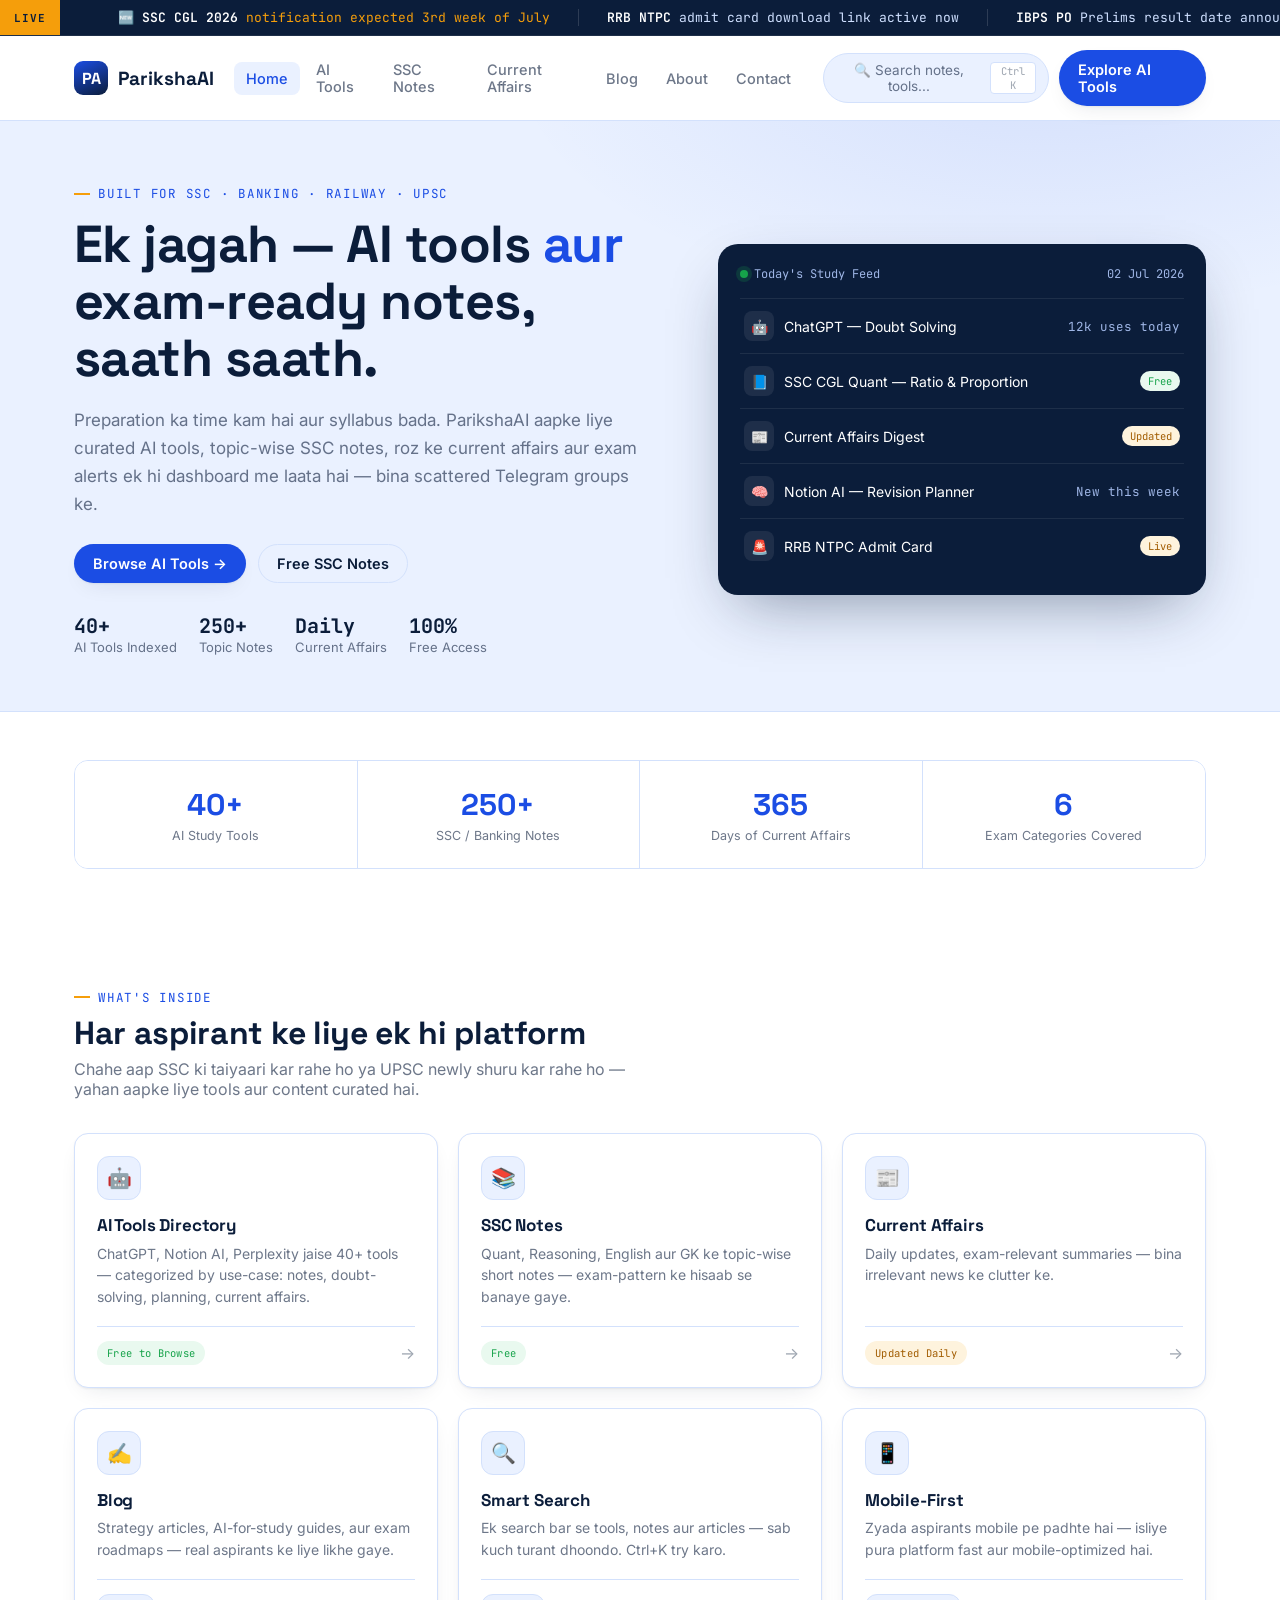
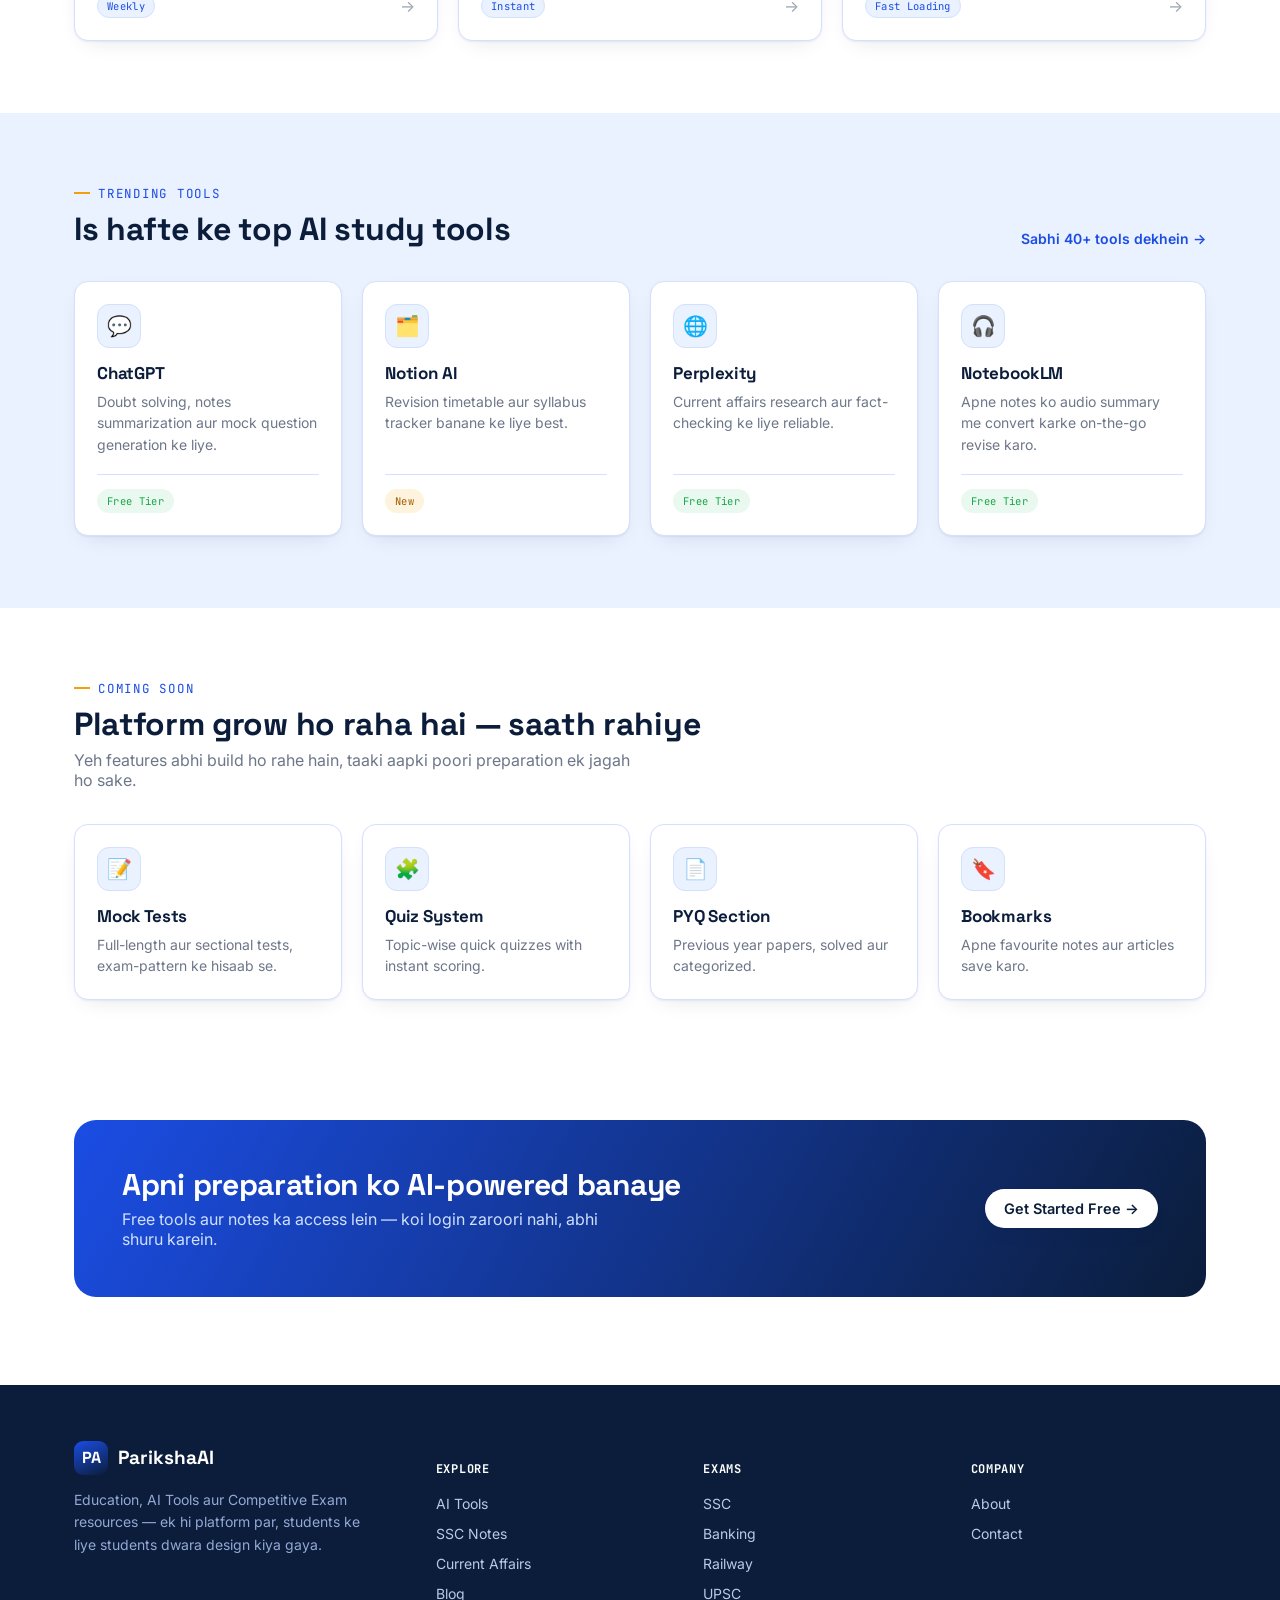
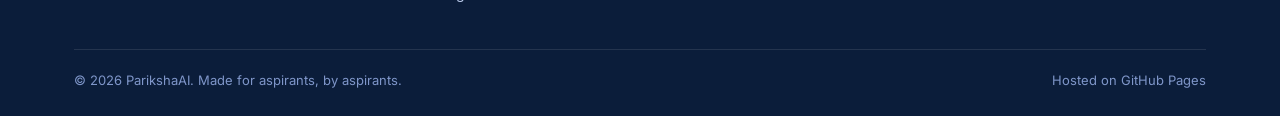
<file: index.html>
<!doctype html>
<html lang="en">
<head>
<meta charset="UTF-8">
<meta name="viewport" content="width=device-width, initial-scale=1.0">
<title>ParikshaAI — AI Tools & Study Resources for SSC, Banking, Railway & UPSC</title>
<meta name="description" content="ParikshaAI ek hi jagah AI tools, SSC notes, current affairs aur exam-ready resources laata hai — SSC, Banking, Railway aur UPSC aspirants ke liye.">
<link rel="preconnect" href="https://fonts.googleapis.com">
<link href="https://fonts.googleapis.com/css2?family=Space+Grotesk:wght@500;600;700&family=Inter:wght@400;500;600;700&family=JetBrains+Mono:wght@400;500;600&display=swap" rel="stylesheet">
<link rel="stylesheet" href="style.css">
</head>
<body>
<a href="#main" class="skip-link">Skip to content</a>

<!-- Ticker -->
<div class="ticker" aria-label="Exam alerts ticker">
  <div class="ticker-track">
    <span class="ticker-item tag-new">🆕 <b>SSC CGL 2026</b> notification expected 3rd week of July</span>
    <span class="ticker-item"><b>RRB NTPC</b> admit card download link active now</span>
    <span class="ticker-item"><b>IBPS PO</b> Prelims result date announced</span>
    <span class="ticker-item tag-new">🆕 New AI tool added: <b>Perplexity for GK</b></span>
    <span class="ticker-item"><b>UPSC CSE</b> Prelims 2027 calendar released</span>
    <span class="ticker-item"><b>SSC CGL 2026</b> notification expected 3rd week of July</span>
    <span class="ticker-item"><b>RRB NTPC</b> admit card download link active now</span>
    <span class="ticker-item"><b>IBPS PO</b> Prelims result date announced</span>
    <span class="ticker-item tag-new">🆕 New AI tool added: <b>Perplexity for GK</b></span>
    <span class="ticker-item"><b>UPSC CSE</b> Prelims 2027 calendar released</span>
  </div>
</div>

<!-- Header -->
<header class="site-header">
  <nav class="nav">
    <a href="index.html" class="brand">
      <span class="brand-mark">PA</span>
      ParikshaAI
    </a>
    <div class="nav-links">
      <a href="index.html" class="active">Home</a>
      <a href="ai-tools.html">AI Tools</a>
      <a href="notes.html">SSC Notes</a>
      <a href="current-affairs.html">Current Affairs</a>
      <a href="blog.html">Blog</a>
      <a href="about.html">About</a>
      <a href="contact.html">Contact</a>
    </div>
    <div class="nav-actions">
      <button class="search-trigger" data-search-open>
        🔍 Search notes, tools...
        <kbd>Ctrl K</kbd>
      </button>
      <a href="ai-tools.html" class="btn btn-primary">Explore AI Tools</a>
      <button class="menu-toggle" aria-label="Open menu">☰</button>
    </div>
  </nav>
</header>

<!-- Mobile Drawer -->
<div class="mobile-drawer">
  <div class="mobile-drawer-head">
    <span class="brand"><span class="brand-mark">PA</span>ParikshaAI</span>
    <button class="mobile-drawer-close btn btn-ghost" aria-label="Close menu">✕</button>
  </div>
  <a href="index.html">Home</a>
  <a href="ai-tools.html">AI Tools</a>
  <a href="notes.html">SSC Notes</a>
  <a href="current-affairs.html">Current Affairs</a>
  <a href="blog.html">Blog</a>
  <a href="about.html">About</a>
  <a href="contact.html">Contact</a>
</div>

<main id="main">
  <!-- Hero -->
  <section class="hero">
    <div class="wrap hero-grid">
      <div>
        <div class="eyebrow">Built for SSC · Banking · Railway · UPSC</div>
        <h1>Ek jagah — AI tools <em>aur</em> exam-ready notes, saath saath.</h1>
        <p class="lead">Preparation ka time kam hai aur syllabus bada. ParikshaAI aapke liye curated AI tools, topic-wise SSC notes, roz ke current affairs aur exam alerts ek hi dashboard me laata hai — bina scattered Telegram groups ke.</p>
        <div class="hero-cta">
          <a href="ai-tools.html" class="btn btn-primary">Browse AI Tools →</a>
          <a href="notes.html" class="btn btn-ghost">Free SSC Notes</a>
        </div>
        <div class="hero-trust">
          <div><strong>40+</strong> AI Tools Indexed</div>
          <div><strong>250+</strong> Topic Notes</div>
          <div><strong>Daily</strong> Current Affairs</div>
          <div><strong>100%</strong> Free Access</div>
        </div>
      </div>

      <div class="hero-panel">
        <div class="hero-panel-head">
          <span><span class="dot"></span>Today's Study Feed</span>
          <span>02 Jul 2026</span>
        </div>
        <div class="panel-row">
          <span class="name"><span class="ic">🤖</span>ChatGPT — Doubt Solving</span>
          <span class="val">12k uses today</span>
        </div>
        <div class="panel-row">
          <span class="name"><span class="ic">📘</span>SSC CGL Quant — Ratio & Proportion</span>
          <span class="pill">Free</span>
        </div>
        <div class="panel-row">
          <span class="name"><span class="ic">📰</span>Current Affairs Digest</span>
          <span class="pill amber">Updated</span>
        </div>
        <div class="panel-row">
          <span class="name"><span class="ic">🧠</span>Notion AI — Revision Planner</span>
          <span class="val">New this week</span>
        </div>
        <div class="panel-row">
          <span class="name"><span class="ic">🚨</span>RRB NTPC Admit Card</span>
          <span class="pill amber">Live</span>
        </div>
      </div>
    </div>
  </section>

  <!-- Stats -->
  <section class="section-tight">
    <div class="wrap">
      <div class="stats">
        <div class="stat"><strong>40+</strong><span>AI Study Tools</span></div>
        <div class="stat"><strong>250+</strong><span>SSC / Banking Notes</span></div>
        <div class="stat"><strong>365</strong><span>Days of Current Affairs</span></div>
        <div class="stat"><strong>6</strong><span>Exam Categories Covered</span></div>
      </div>
    </div>
  </section>

  <!-- Feature grid -->
  <section class="section">
    <div class="wrap">
      <div class="section-head">
        <div>
          <div class="eyebrow">What's Inside</div>
          <h2>Har aspirant ke liye ek hi platform</h2>
          <p>Chahe aap SSC ki taiyaari kar rahe ho ya UPSC newly shuru kar rahe ho — yahan aapke liye tools aur content curated hai.</p>
        </div>
      </div>
      <div class="grid grid-3">
        <a href="ai-tools.html" class="card">
          <div class="card-icon">🤖</div>
          <h3>AI Tools Directory</h3>
          <p>ChatGPT, Notion AI, Perplexity jaise 40+ tools — categorized by use-case: notes, doubt-solving, planning, current affairs.</p>
          <div class="card-foot"><span class="tag free">Free to Browse</span><span class="card-arrow">→</span></div>
        </a>
        <a href="notes.html" class="card">
          <div class="card-icon">📚</div>
          <h3>SSC Notes</h3>
          <p>Quant, Reasoning, English aur GK ke topic-wise short notes — exam-pattern ke hisaab se banaye gaye.</p>
          <div class="card-foot"><span class="tag free">Free</span><span class="card-arrow">→</span></div>
        </a>
        <a href="current-affairs.html" class="card">
          <div class="card-icon">📰</div>
          <h3>Current Affairs</h3>
          <p>Daily updates, exam-relevant summaries — bina irrelevant news ke clutter ke.</p>
          <div class="card-foot"><span class="tag new">Updated Daily</span><span class="card-arrow">→</span></div>
        </a>
        <a href="blog.html" class="card">
          <div class="card-icon">✍️</div>
          <h3>Blog</h3>
          <p>Strategy articles, AI-for-study guides, aur exam roadmaps — real aspirants ke liye likhe gaye.</p>
          <div class="card-foot"><span class="tag">Weekly</span><span class="card-arrow">→</span></div>
        </a>
        <a href="ai-tools.html" class="card">
          <div class="card-icon">🔍</div>
          <h3>Smart Search</h3>
          <p>Ek search bar se tools, notes aur articles — sab kuch turant dhoondo. Ctrl+K try karo.</p>
          <div class="card-foot"><span class="tag">Instant</span><span class="card-arrow">→</span></div>
        </a>
        <a href="about.html" class="card">
          <div class="card-icon">📱</div>
          <h3>Mobile-First</h3>
          <p>Zyada aspirants mobile pe padhte hai — isliye pura platform fast aur mobile-optimized hai.</p>
          <div class="card-foot"><span class="tag">Fast Loading</span><span class="card-arrow">→</span></div>
        </a>
      </div>
    </div>
  </section>

  <!-- AI tools preview -->
  <section class="section section-alt">
    <div class="wrap">
      <div class="section-head">
        <div>
          <div class="eyebrow">Trending Tools</div>
          <h2>Is hafte ke top AI study tools</h2>
        </div>
        <a href="ai-tools.html" class="section-link">Sabhi 40+ tools dekhein →</a>
      </div>
      <div class="grid grid-4">
        <div class="card">
          <div class="card-icon">💬</div>
          <h3>ChatGPT</h3>
          <p>Doubt solving, notes summarization aur mock question generation ke liye.</p>
          <div class="card-foot"><span class="tag free">Free Tier</span></div>
        </div>
        <div class="card">
          <div class="card-icon">🗂️</div>
          <h3>Notion AI</h3>
          <p>Revision timetable aur syllabus tracker banane ke liye best.</p>
          <div class="card-foot"><span class="tag new">New</span></div>
        </div>
        <div class="card">
          <div class="card-icon">🌐</div>
          <h3>Perplexity</h3>
          <p>Current affairs research aur fact-checking ke liye reliable.</p>
          <div class="card-foot"><span class="tag free">Free Tier</span></div>
        </div>
        <div class="card">
          <div class="card-icon">🎧</div>
          <h3>NotebookLM</h3>
          <p>Apne notes ko audio summary me convert karke on-the-go revise karo.</p>
          <div class="card-foot"><span class="tag free">Free Tier</span></div>
        </div>
      </div>
    </div>
  </section>

  <!-- Roadmap / future features -->
  <section class="section">
    <div class="wrap">
      <div class="section-head">
        <div>
          <div class="eyebrow">Coming Soon</div>
          <h2>Platform grow ho raha hai — saath rahiye</h2>
          <p>Yeh features abhi build ho rahe hain, taaki aapki poori preparation ek jagah ho sake.</p>
        </div>
      </div>
      <div class="grid grid-4">
        <div class="card"><div class="card-icon">📝</div><h3>Mock Tests</h3><p>Full-length aur sectional tests, exam-pattern ke hisaab se.</p></div>
        <div class="card"><div class="card-icon">🧩</div><h3>Quiz System</h3><p>Topic-wise quick quizzes with instant scoring.</p></div>
        <div class="card"><div class="card-icon">📄</div><h3>PYQ Section</h3><p>Previous year papers, solved aur categorized.</p></div>
        <div class="card"><div class="card-icon">🔖</div><h3>Bookmarks</h3><p>Apne favourite notes aur articles save karo.</p></div>
      </div>
    </div>
  </section>

  <!-- CTA -->
  <section class="section-tight">
    <div class="wrap">
      <div class="cta-band">
        <div>
          <h2>Apni preparation ko AI-powered banaye</h2>
          <p>Free tools aur notes ka access lein — koi login zaroori nahi, abhi shuru karein.</p>
        </div>
        <a href="ai-tools.html" class="btn btn-primary">Get Started Free →</a>
      </div>
    </div>
  </section>
</main>

<!-- Footer -->
<footer class="site-footer">
  <div class="wrap">
    <div class="footer-grid">
      <div class="footer-brand">
        <span class="brand" style="color:#fff;"><span class="brand-mark">PA</span>ParikshaAI</span>
        <p>Education, AI Tools aur Competitive Exam resources — ek hi platform par, students ke liye students dwara design kiya gaya.</p>
      </div>
      <div>
        <h5>Explore</h5>
        <ul>
          <li><a href="ai-tools.html">AI Tools</a></li>
          <li><a href="notes.html">SSC Notes</a></li>
          <li><a href="current-affairs.html">Current Affairs</a></li>
          <li><a href="blog.html">Blog</a></li>
        </ul>
      </div>
      <div>
        <h5>Exams</h5>
        <ul>
          <li><a href="notes.html">SSC</a></li>
          <li><a href="notes.html">Banking</a></li>
          <li><a href="notes.html">Railway</a></li>
          <li><a href="notes.html">UPSC</a></li>
        </ul>
      </div>
      <div>
        <h5>Company</h5>
        <ul>
          <li><a href="about.html">About</a></li>
          <li><a href="contact.html">Contact</a></li>
        </ul>
      </div>
    </div>
    <div class="footer-bottom">
      <span>© 2026 ParikshaAI. Made for aspirants, by aspirants.</span>
      <span>Hosted on GitHub Pages</span>
    </div>
  </div>
</footer>

<!-- Search Modal -->
<div class="search-modal">
  <div class="search-box">
    <input type="text" placeholder="Search tools, notes, articles..." aria-label="Search">
    <div class="search-results"></div>
    <div class="search-hint">Press <strong>Esc</strong> to close · <strong>Ctrl+K</strong> to open anywhere</div>
    <button class="search-close" style="display:none;">close</button>
  </div>
</div>

<script src="main.js"></script>
</body>
</html>
</file>
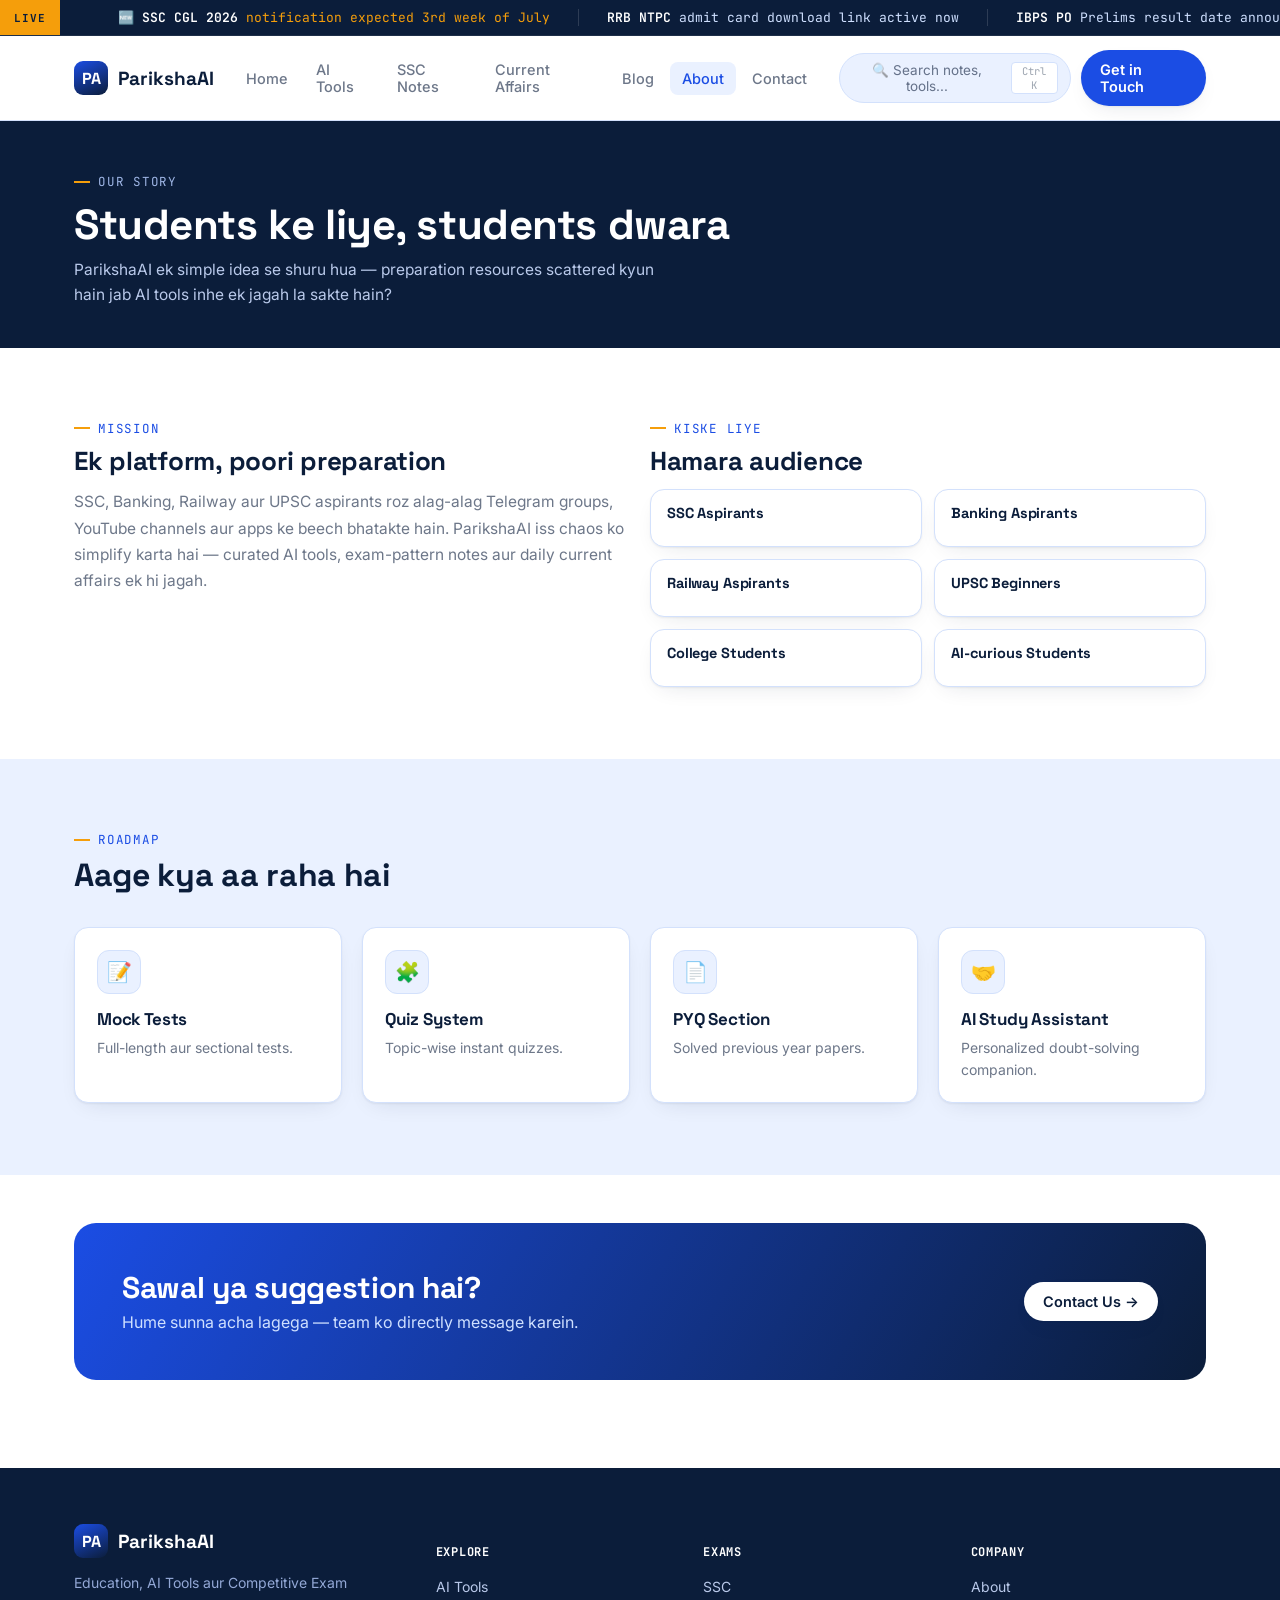
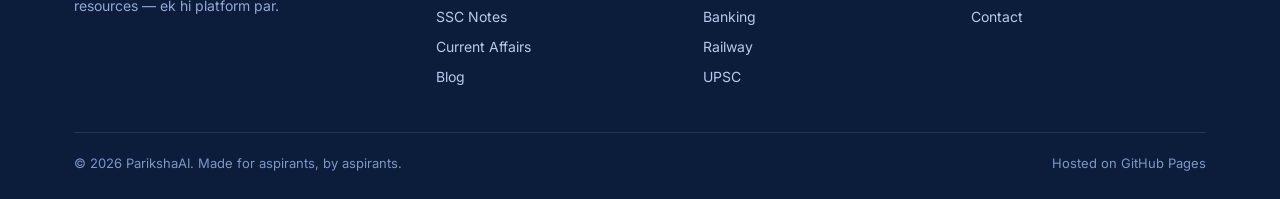
<file: about.html>
<!doctype html>
<html lang="en">
<head>
<meta charset="UTF-8">
<meta name="viewport" content="width=device-width, initial-scale=1.0">
<title>About — ParikshaAI</title>
<meta name="description" content="ParikshaAI ke baare me — mission, target audience aur roadmap.">
<link rel="preconnect" href="https://fonts.googleapis.com">
<link href="https://fonts.googleapis.com/css2?family=Space+Grotesk:wght@500;600;700&family=Inter:wght@400;500;600;700&family=JetBrains+Mono:wght@400;500;600&display=swap" rel="stylesheet">
<link rel="stylesheet" href="style.css">
</head>
<body>
<a href="#main" class="skip-link">Skip to content</a>

<div class="ticker" aria-label="Exam alerts ticker">
  <div class="ticker-track">
    <span class="ticker-item tag-new">🆕 <b>SSC CGL 2026</b> notification expected 3rd week of July</span>
    <span class="ticker-item"><b>RRB NTPC</b> admit card download link active now</span>
    <span class="ticker-item"><b>IBPS PO</b> Prelims result date announced</span>
    <span class="ticker-item tag-new">🆕 New AI tool added: <b>Perplexity for GK</b></span>
    <span class="ticker-item"><b>UPSC CSE</b> Prelims 2027 calendar released</span>
    <span class="ticker-item"><b>SSC CGL 2026</b> notification expected 3rd week of July</span>
    <span class="ticker-item"><b>RRB NTPC</b> admit card download link active now</span>
    <span class="ticker-item"><b>IBPS PO</b> Prelims result date announced</span>
    <span class="ticker-item tag-new">🆕 New AI tool added: <b>Perplexity for GK</b></span>
    <span class="ticker-item"><b>UPSC CSE</b> Prelims 2027 calendar released</span>
  </div>
</div>

<header class="site-header">
  <nav class="nav">
    <a href="index.html" class="brand"><span class="brand-mark">PA</span>ParikshaAI</a>
    <div class="nav-links">
      <a href="index.html">Home</a>
      <a href="ai-tools.html">AI Tools</a>
      <a href="notes.html">SSC Notes</a>
      <a href="current-affairs.html">Current Affairs</a>
      <a href="blog.html">Blog</a>
      <a href="about.html" class="active">About</a>
      <a href="contact.html">Contact</a>
    </div>
    <div class="nav-actions">
      <button class="search-trigger" data-search-open>🔍 Search notes, tools...<kbd>Ctrl K</kbd></button>
      <a href="contact.html" class="btn btn-primary">Get in Touch</a>
      <button class="menu-toggle" aria-label="Open menu">☰</button>
    </div>
  </nav>
</header>

<div class="mobile-drawer">
  <div class="mobile-drawer-head">
    <span class="brand"><span class="brand-mark">PA</span>ParikshaAI</span>
    <button class="mobile-drawer-close btn btn-ghost" aria-label="Close menu">✕</button>
  </div>
  <a href="index.html">Home</a>
  <a href="ai-tools.html">AI Tools</a>
  <a href="notes.html">SSC Notes</a>
  <a href="current-affairs.html">Current Affairs</a>
  <a href="blog.html">Blog</a>
  <a href="about.html">About</a>
  <a href="contact.html">Contact</a>
</div>

<main id="main">
  <section class="page-hero">
    <div class="wrap">
      <div class="eyebrow">Our Story</div>
      <h1>Students ke liye, students dwara</h1>
      <p>ParikshaAI ek simple idea se shuru hua — preparation resources scattered kyun hain jab AI tools inhe ek jagah la sakte hain?</p>
    </div>
  </section>

  <section class="section">
    <div class="wrap">
      <div class="grid grid-2" style="align-items:flex-start;">
        <div>
          <div class="eyebrow">Mission</div>
          <h2 style="margin:10px 0 14px; font-size:26px;">Ek platform, poori preparation</h2>
          <p style="color:var(--ink-60); line-height:1.7; font-size:15.5px;">
            SSC, Banking, Railway aur UPSC aspirants roz alag-alag Telegram groups, YouTube channels aur apps ke beech bhatakte hain. ParikshaAI iss chaos ko simplify karta hai — curated AI tools, exam-pattern notes aur daily current affairs ek hi jagah.
          </p>
        </div>
        <div>
          <div class="eyebrow">Kiske liye</div>
          <h2 style="margin:10px 0 14px; font-size:26px;">Hamara audience</h2>
          <div class="grid grid-2" style="gap:12px;">
            <div class="card" style="padding:16px;"><h3 style="font-size:14.5px;">SSC Aspirants</h3></div>
            <div class="card" style="padding:16px;"><h3 style="font-size:14.5px;">Banking Aspirants</h3></div>
            <div class="card" style="padding:16px;"><h3 style="font-size:14.5px;">Railway Aspirants</h3></div>
            <div class="card" style="padding:16px;"><h3 style="font-size:14.5px;">UPSC Beginners</h3></div>
            <div class="card" style="padding:16px;"><h3 style="font-size:14.5px;">College Students</h3></div>
            <div class="card" style="padding:16px;"><h3 style="font-size:14.5px;">AI-curious Students</h3></div>
          </div>
        </div>
      </div>
    </div>
  </section>

  <section class="section section-alt">
    <div class="wrap">
      <div class="section-head">
        <div>
          <div class="eyebrow">Roadmap</div>
          <h2>Aage kya aa raha hai</h2>
        </div>
      </div>
      <div class="grid grid-4">
        <div class="card"><div class="card-icon">📝</div><h3>Mock Tests</h3><p>Full-length aur sectional tests.</p></div>
        <div class="card"><div class="card-icon">🧩</div><h3>Quiz System</h3><p>Topic-wise instant quizzes.</p></div>
        <div class="card"><div class="card-icon">📄</div><h3>PYQ Section</h3><p>Solved previous year papers.</p></div>
        <div class="card"><div class="card-icon">🤝</div><h3>AI Study Assistant</h3><p>Personalized doubt-solving companion.</p></div>
      </div>
    </div>
  </section>

  <section class="section-tight">
    <div class="wrap">
      <div class="cta-band">
        <div>
          <h2>Sawal ya suggestion hai?</h2>
          <p>Hume sunna acha lagega — team ko directly message karein.</p>
        </div>
        <a href="contact.html" class="btn btn-primary">Contact Us →</a>
      </div>
    </div>
  </section>
</main>

<footer class="site-footer">
  <div class="wrap">
    <div class="footer-grid">
      <div class="footer-brand">
        <span class="brand" style="color:#fff;"><span class="brand-mark">PA</span>ParikshaAI</span>
        <p>Education, AI Tools aur Competitive Exam resources — ek hi platform par.</p>
      </div>
      <div><h5>Explore</h5><ul>
        <li><a href="ai-tools.html">AI Tools</a></li>
        <li><a href="notes.html">SSC Notes</a></li>
        <li><a href="current-affairs.html">Current Affairs</a></li>
        <li><a href="blog.html">Blog</a></li>
      </ul></div>
      <div><h5>Exams</h5><ul>
        <li><a href="notes.html">SSC</a></li>
        <li><a href="notes.html">Banking</a></li>
        <li><a href="notes.html">Railway</a></li>
        <li><a href="notes.html">UPSC</a></li>
      </ul></div>
      <div><h5>Company</h5><ul>
        <li><a href="about.html">About</a></li>
        <li><a href="contact.html">Contact</a></li>
      </ul></div>
    </div>
    <div class="footer-bottom">
      <span>© 2026 ParikshaAI. Made for aspirants, by aspirants.</span>
      <span>Hosted on GitHub Pages</span>
    </div>
  </div>
</footer>

<div class="search-modal">
  <div class="search-box">
    <input type="text" placeholder="Search tools, notes, articles..." aria-label="Search">
    <div class="search-results"></div>
    <div class="search-hint">Press <strong>Esc</strong> to close · <strong>Ctrl+K</strong> to open anywhere</div>
    <button class="search-close" style="display:none;">close</button>
  </div>
</div>

<script src="main.js"></script>
</body>
</html>
</file>
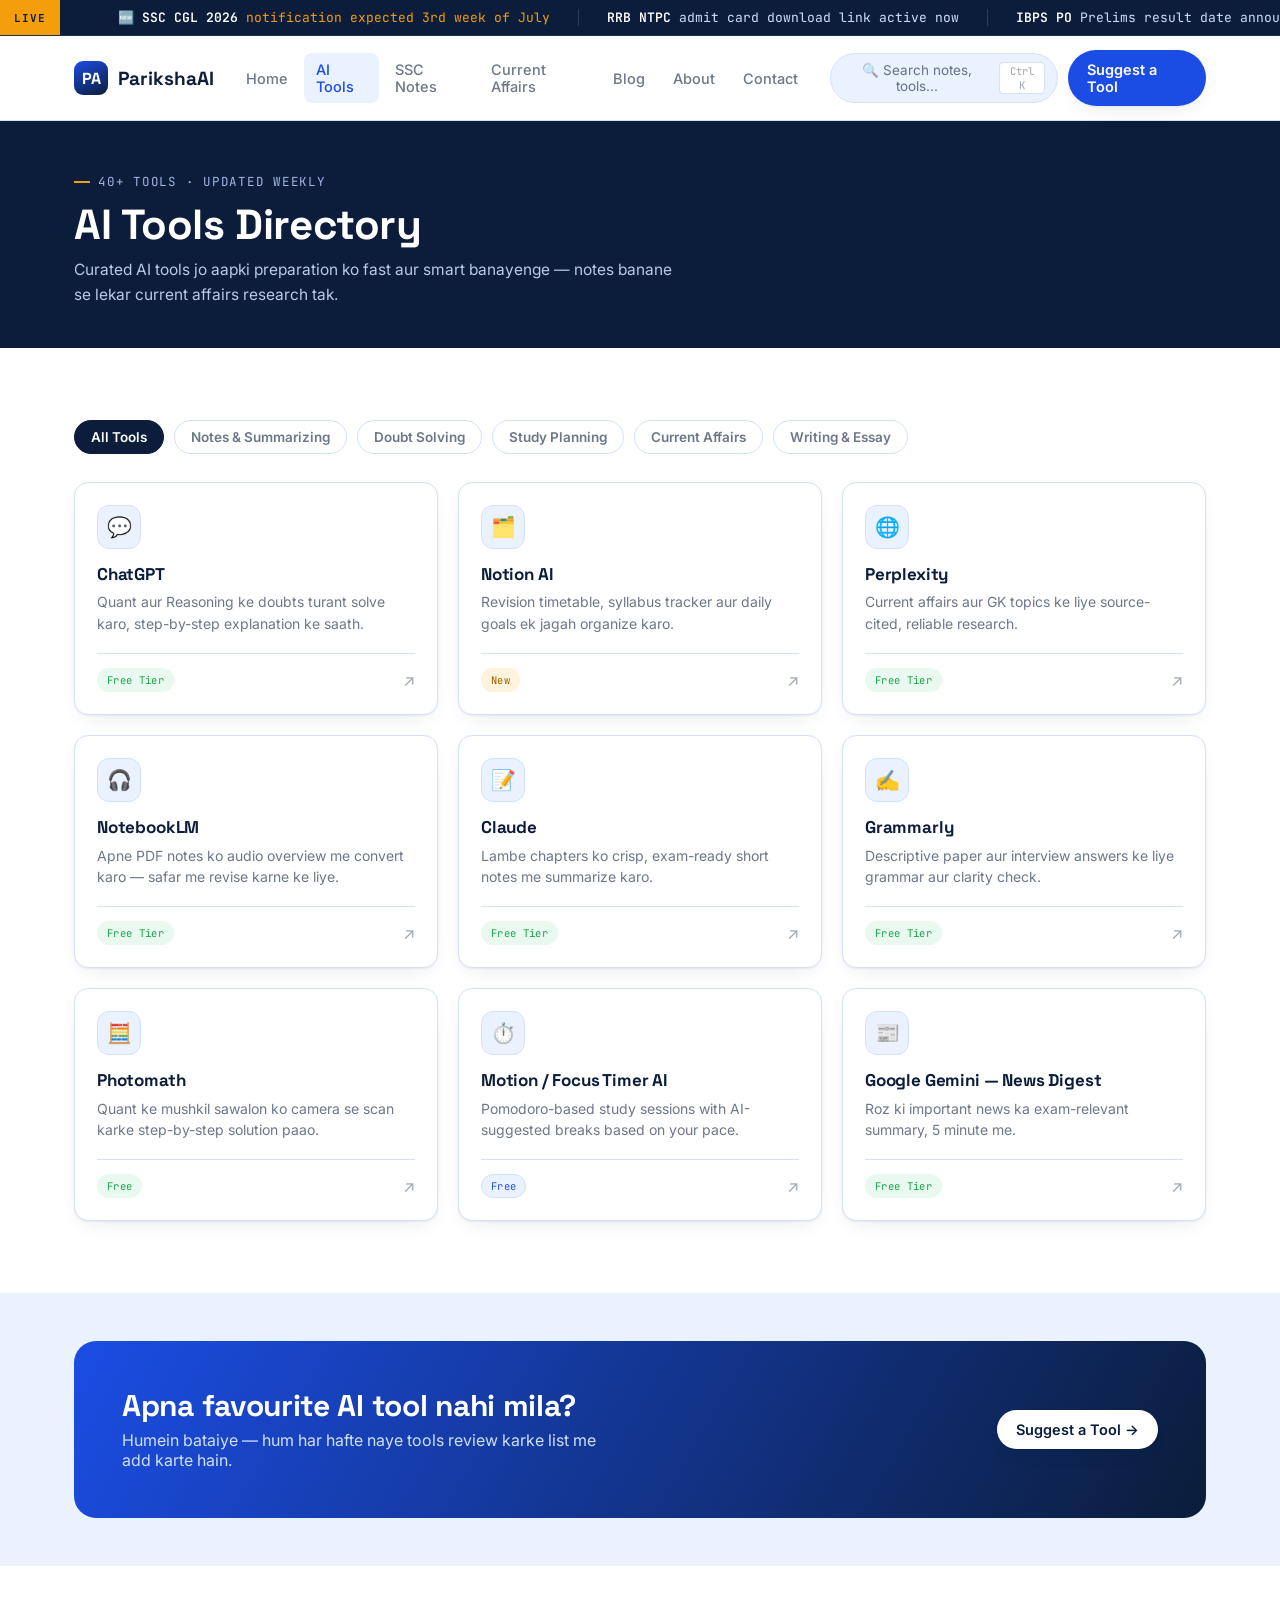
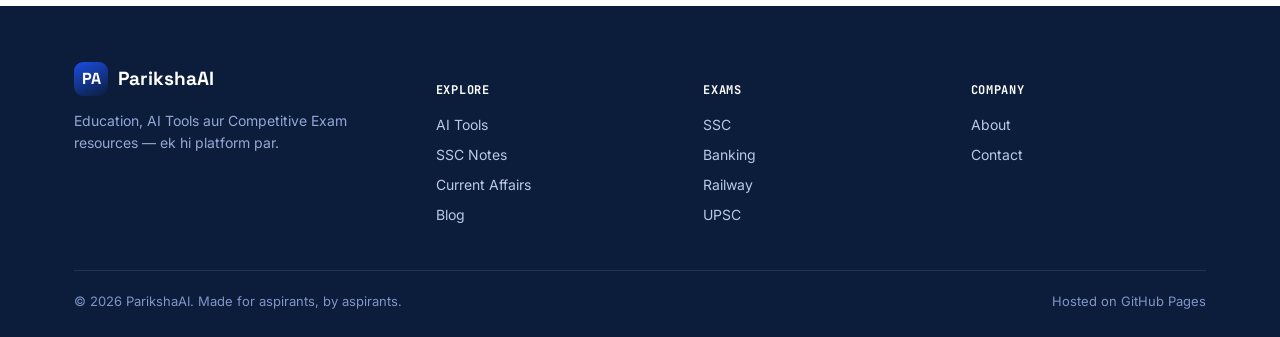
<file: ai-tools.html>
<!doctype html>
<html lang="en">
<head>
<meta charset="UTF-8">
<meta name="viewport" content="width=device-width, initial-scale=1.0">
<title>AI Tools Directory — ParikshaAI</title>
<meta name="description" content="40+ AI tools curated for SSC, Banking, Railway aur UPSC aspirants — notes, doubt-solving, planning aur current affairs ke liye.">
<link rel="preconnect" href="https://fonts.googleapis.com">
<link href="https://fonts.googleapis.com/css2?family=Space+Grotesk:wght@500;600;700&family=Inter:wght@400;500;600;700&family=JetBrains+Mono:wght@400;500;600&display=swap" rel="stylesheet">
<link rel="stylesheet" href="style.css">
</head>
<body>
<a href="#main" class="skip-link">Skip to content</a>

<div class="ticker" aria-label="Exam alerts ticker">
  <div class="ticker-track">
    <span class="ticker-item tag-new">🆕 <b>SSC CGL 2026</b> notification expected 3rd week of July</span>
    <span class="ticker-item"><b>RRB NTPC</b> admit card download link active now</span>
    <span class="ticker-item"><b>IBPS PO</b> Prelims result date announced</span>
    <span class="ticker-item tag-new">🆕 New AI tool added: <b>Perplexity for GK</b></span>
    <span class="ticker-item"><b>UPSC CSE</b> Prelims 2027 calendar released</span>
    <span class="ticker-item"><b>SSC CGL 2026</b> notification expected 3rd week of July</span>
    <span class="ticker-item"><b>RRB NTPC</b> admit card download link active now</span>
    <span class="ticker-item"><b>IBPS PO</b> Prelims result date announced</span>
    <span class="ticker-item tag-new">🆕 New AI tool added: <b>Perplexity for GK</b></span>
    <span class="ticker-item"><b>UPSC CSE</b> Prelims 2027 calendar released</span>
  </div>
</div>

<header class="site-header">
  <nav class="nav">
    <a href="index.html" class="brand"><span class="brand-mark">PA</span>ParikshaAI</a>
    <div class="nav-links">
      <a href="index.html">Home</a>
      <a href="ai-tools.html" class="active">AI Tools</a>
      <a href="notes.html">SSC Notes</a>
      <a href="current-affairs.html">Current Affairs</a>
      <a href="blog.html">Blog</a>
      <a href="about.html">About</a>
      <a href="contact.html">Contact</a>
    </div>
    <div class="nav-actions">
      <button class="search-trigger" data-search-open>🔍 Search notes, tools...<kbd>Ctrl K</kbd></button>
      <a href="contact.html" class="btn btn-primary">Suggest a Tool</a>
      <button class="menu-toggle" aria-label="Open menu">☰</button>
    </div>
  </nav>
</header>

<div class="mobile-drawer">
  <div class="mobile-drawer-head">
    <span class="brand"><span class="brand-mark">PA</span>ParikshaAI</span>
    <button class="mobile-drawer-close btn btn-ghost" aria-label="Close menu">✕</button>
  </div>
  <a href="index.html">Home</a>
  <a href="ai-tools.html">AI Tools</a>
  <a href="notes.html">SSC Notes</a>
  <a href="current-affairs.html">Current Affairs</a>
  <a href="blog.html">Blog</a>
  <a href="about.html">About</a>
  <a href="contact.html">Contact</a>
</div>

<main id="main">
  <section class="page-hero">
    <div class="wrap">
      <div class="eyebrow">40+ Tools · Updated Weekly</div>
      <h1>AI Tools Directory</h1>
      <p>Curated AI tools jo aapki preparation ko fast aur smart banayenge — notes banane se lekar current affairs research tak.</p>
    </div>
  </section>

  <section class="section">
    <div class="wrap">
      <div class="filter-bar" data-target="#tools-grid">
        <button class="chip active" data-filter="all">All Tools</button>
        <button class="chip" data-filter="notes">Notes & Summarizing</button>
        <button class="chip" data-filter="doubt">Doubt Solving</button>
        <button class="chip" data-filter="planning">Study Planning</button>
        <button class="chip" data-filter="current-affairs">Current Affairs</button>
        <button class="chip" data-filter="writing">Writing & Essay</button>
      </div>

      <div class="grid grid-3" id="tools-grid">

        <div class="card" data-cat="doubt">
          <div class="card-icon">💬</div>
          <h3>ChatGPT</h3>
          <p>Quant aur Reasoning ke doubts turant solve karo, step-by-step explanation ke saath.</p>
          <div class="card-foot"><span class="tag free">Free Tier</span><span class="card-arrow">↗</span></div>
        </div>

        <div class="card" data-cat="planning">
          <div class="card-icon">🗂️</div>
          <h3>Notion AI</h3>
          <p>Revision timetable, syllabus tracker aur daily goals ek jagah organize karo.</p>
          <div class="card-foot"><span class="tag new">New</span><span class="card-arrow">↗</span></div>
        </div>

        <div class="card" data-cat="current-affairs">
          <div class="card-icon">🌐</div>
          <h3>Perplexity</h3>
          <p>Current affairs aur GK topics ke liye source-cited, reliable research.</p>
          <div class="card-foot"><span class="tag free">Free Tier</span><span class="card-arrow">↗</span></div>
        </div>

        <div class="card" data-cat="notes">
          <div class="card-icon">🎧</div>
          <h3>NotebookLM</h3>
          <p>Apne PDF notes ko audio overview me convert karo — safar me revise karne ke liye.</p>
          <div class="card-foot"><span class="tag free">Free Tier</span><span class="card-arrow">↗</span></div>
        </div>

        <div class="card" data-cat="notes">
          <div class="card-icon">📝</div>
          <h3>Claude</h3>
          <p>Lambe chapters ko crisp, exam-ready short notes me summarize karo.</p>
          <div class="card-foot"><span class="tag free">Free Tier</span><span class="card-arrow">↗</span></div>
        </div>

        <div class="card" data-cat="writing">
          <div class="card-icon">✍️</div>
          <h3>Grammarly</h3>
          <p>Descriptive paper aur interview answers ke liye grammar aur clarity check.</p>
          <div class="card-foot"><span class="tag free">Free Tier</span><span class="card-arrow">↗</span></div>
        </div>

        <div class="card" data-cat="doubt">
          <div class="card-icon">🧮</div>
          <h3>Photomath</h3>
          <p>Quant ke mushkil sawalon ko camera se scan karke step-by-step solution paao.</p>
          <div class="card-foot"><span class="tag free">Free</span><span class="card-arrow">↗</span></div>
        </div>

        <div class="card" data-cat="planning">
          <div class="card-icon">⏱️</div>
          <h3>Motion / Focus Timer AI</h3>
          <p>Pomodoro-based study sessions with AI-suggested breaks based on your pace.</p>
          <div class="card-foot"><span class="tag">Free</span><span class="card-arrow">↗</span></div>
        </div>

        <div class="card" data-cat="current-affairs">
          <div class="card-icon">📰</div>
          <h3>Google Gemini — News Digest</h3>
          <p>Roz ki important news ka exam-relevant summary, 5 minute me.</p>
          <div class="card-foot"><span class="tag free">Free Tier</span><span class="card-arrow">↗</span></div>
        </div>

      </div>
    </div>
  </section>

  <section class="section-tight section-alt">
    <div class="wrap">
      <div class="cta-band">
        <div>
          <h2>Apna favourite AI tool nahi mila?</h2>
          <p>Humein bataiye — hum har hafte naye tools review karke list me add karte hain.</p>
        </div>
        <a href="contact.html" class="btn btn-primary">Suggest a Tool →</a>
      </div>
    </div>
  </section>
</main>

<footer class="site-footer">
  <div class="wrap">
    <div class="footer-grid">
      <div class="footer-brand">
        <span class="brand" style="color:#fff;"><span class="brand-mark">PA</span>ParikshaAI</span>
        <p>Education, AI Tools aur Competitive Exam resources — ek hi platform par.</p>
      </div>
      <div><h5>Explore</h5><ul>
        <li><a href="ai-tools.html">AI Tools</a></li>
        <li><a href="notes.html">SSC Notes</a></li>
        <li><a href="current-affairs.html">Current Affairs</a></li>
        <li><a href="blog.html">Blog</a></li>
      </ul></div>
      <div><h5>Exams</h5><ul>
        <li><a href="notes.html">SSC</a></li>
        <li><a href="notes.html">Banking</a></li>
        <li><a href="notes.html">Railway</a></li>
        <li><a href="notes.html">UPSC</a></li>
      </ul></div>
      <div><h5>Company</h5><ul>
        <li><a href="about.html">About</a></li>
        <li><a href="contact.html">Contact</a></li>
      </ul></div>
    </div>
    <div class="footer-bottom">
      <span>© 2026 ParikshaAI. Made for aspirants, by aspirants.</span>
      <span>Hosted on GitHub Pages</span>
    </div>
  </div>
</footer>

<div class="search-modal">
  <div class="search-box">
    <input type="text" placeholder="Search tools, notes, articles..." aria-label="Search">
    <div class="search-results"></div>
    <div class="search-hint">Press <strong>Esc</strong> to close · <strong>Ctrl+K</strong> to open anywhere</div>
    <button class="search-close" style="display:none;">close</button>
  </div>
</div>

<script src="main.js"></script>
</body>
</html>
</file>
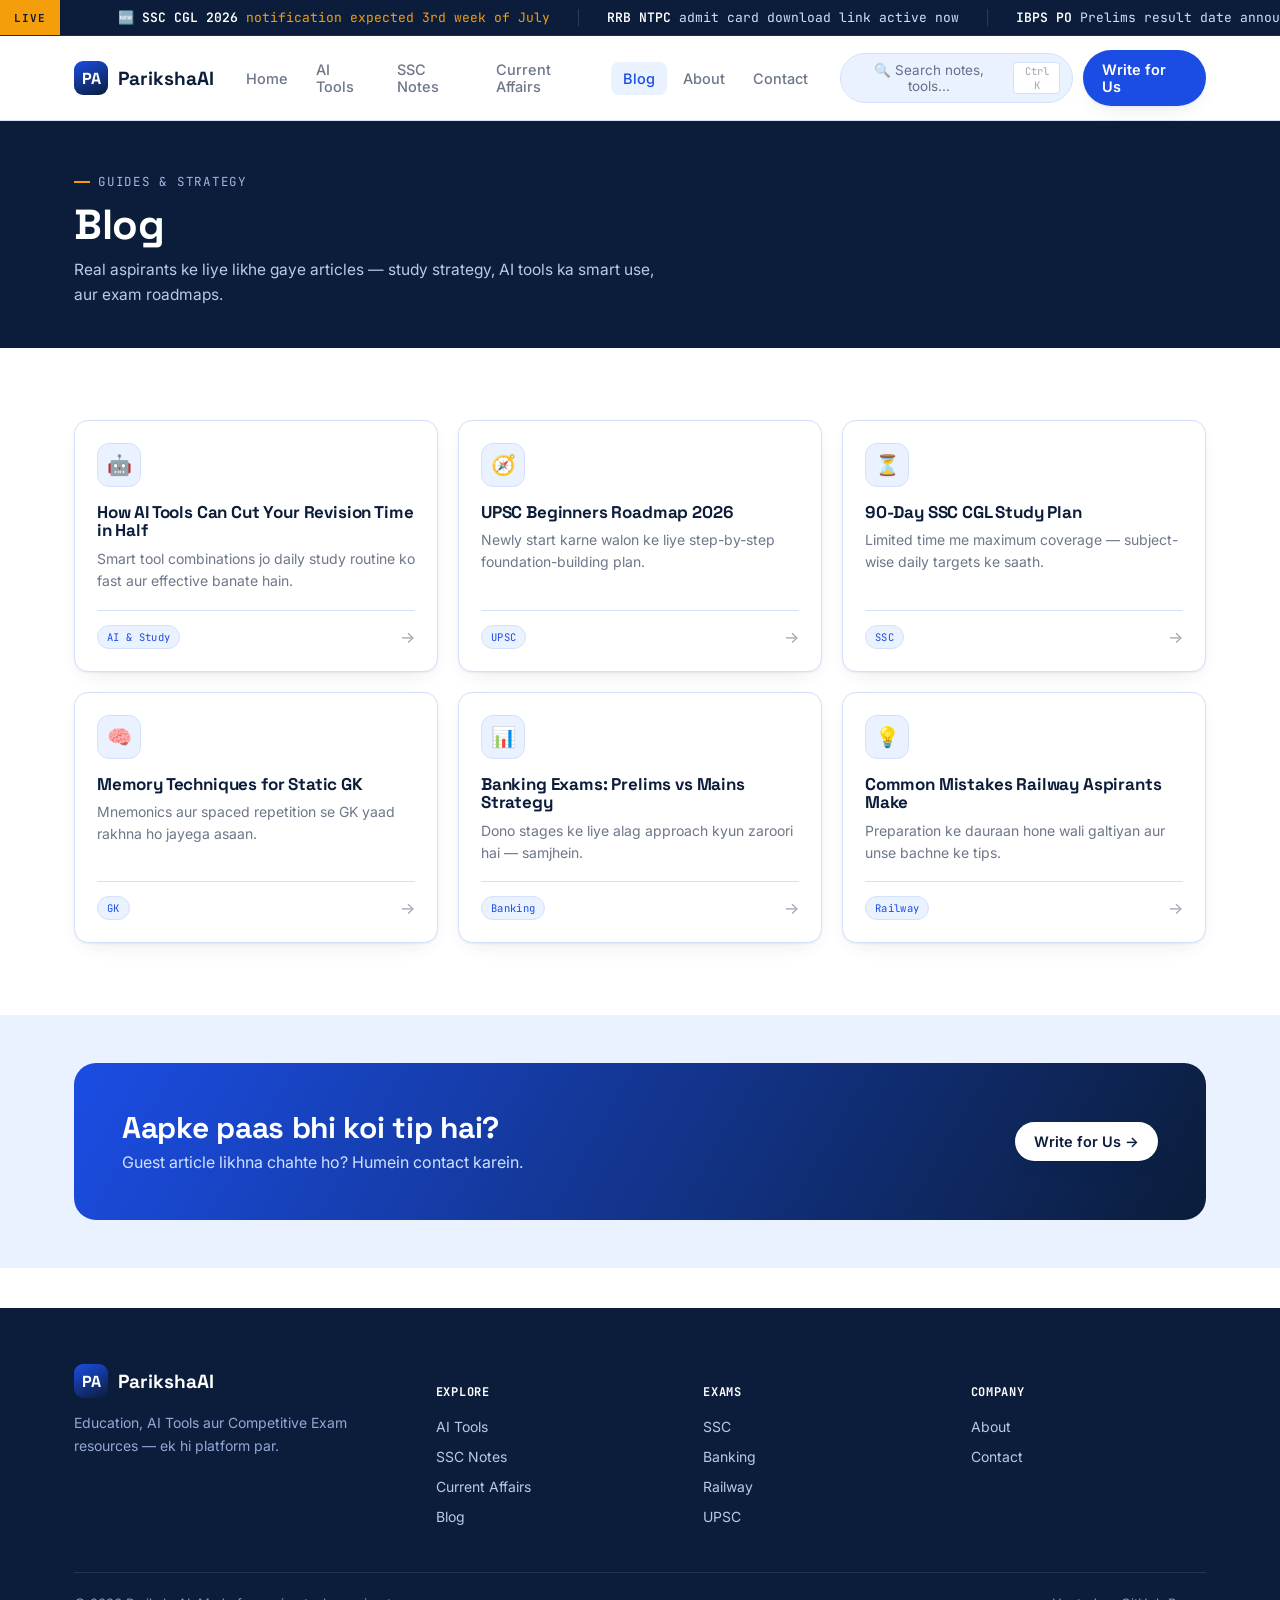
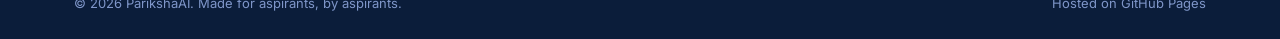
<file: blog.html>
<!doctype html>
<html lang="en">
<head>
<meta charset="UTF-8">
<meta name="viewport" content="width=device-width, initial-scale=1.0">
<title>Blog — ParikshaAI</title>
<meta name="description" content="Strategy articles, AI-for-study guides, aur exam roadmaps for SSC, Banking, Railway aur UPSC aspirants.">
<link rel="preconnect" href="https://fonts.googleapis.com">
<link href="https://fonts.googleapis.com/css2?family=Space+Grotesk:wght@500;600;700&family=Inter:wght@400;500;600;700&family=JetBrains+Mono:wght@400;500;600&display=swap" rel="stylesheet">
<link rel="stylesheet" href="style.css">
</head>
<body>
<a href="#main" class="skip-link">Skip to content</a>

<div class="ticker" aria-label="Exam alerts ticker">
  <div class="ticker-track">
    <span class="ticker-item tag-new">🆕 <b>SSC CGL 2026</b> notification expected 3rd week of July</span>
    <span class="ticker-item"><b>RRB NTPC</b> admit card download link active now</span>
    <span class="ticker-item"><b>IBPS PO</b> Prelims result date announced</span>
    <span class="ticker-item tag-new">🆕 New AI tool added: <b>Perplexity for GK</b></span>
    <span class="ticker-item"><b>UPSC CSE</b> Prelims 2027 calendar released</span>
    <span class="ticker-item"><b>SSC CGL 2026</b> notification expected 3rd week of July</span>
    <span class="ticker-item"><b>RRB NTPC</b> admit card download link active now</span>
    <span class="ticker-item"><b>IBPS PO</b> Prelims result date announced</span>
    <span class="ticker-item tag-new">🆕 New AI tool added: <b>Perplexity for GK</b></span>
    <span class="ticker-item"><b>UPSC CSE</b> Prelims 2027 calendar released</span>
  </div>
</div>

<header class="site-header">
  <nav class="nav">
    <a href="index.html" class="brand"><span class="brand-mark">PA</span>ParikshaAI</a>
    <div class="nav-links">
      <a href="index.html">Home</a>
      <a href="ai-tools.html">AI Tools</a>
      <a href="notes.html">SSC Notes</a>
      <a href="current-affairs.html">Current Affairs</a>
      <a href="blog.html" class="active">Blog</a>
      <a href="about.html">About</a>
      <a href="contact.html">Contact</a>
    </div>
    <div class="nav-actions">
      <button class="search-trigger" data-search-open>🔍 Search notes, tools...<kbd>Ctrl K</kbd></button>
      <a href="contact.html" class="btn btn-primary">Write for Us</a>
      <button class="menu-toggle" aria-label="Open menu">☰</button>
    </div>
  </nav>
</header>

<div class="mobile-drawer">
  <div class="mobile-drawer-head">
    <span class="brand"><span class="brand-mark">PA</span>ParikshaAI</span>
    <button class="mobile-drawer-close btn btn-ghost" aria-label="Close menu">✕</button>
  </div>
  <a href="index.html">Home</a>
  <a href="ai-tools.html">AI Tools</a>
  <a href="notes.html">SSC Notes</a>
  <a href="current-affairs.html">Current Affairs</a>
  <a href="blog.html">Blog</a>
  <a href="about.html">About</a>
  <a href="contact.html">Contact</a>
</div>

<main id="main">
  <section class="page-hero">
    <div class="wrap">
      <div class="eyebrow">Guides & Strategy</div>
      <h1>Blog</h1>
      <p>Real aspirants ke liye likhe gaye articles — study strategy, AI tools ka smart use, aur exam roadmaps.</p>
    </div>
  </section>

  <section class="section">
    <div class="wrap">
      <div class="grid grid-3">
        <a href="#" class="card">
          <div class="card-icon">🤖</div>
          <h3>How AI Tools Can Cut Your Revision Time in Half</h3>
          <p>Smart tool combinations jo daily study routine ko fast aur effective banate hain.</p>
          <div class="card-foot"><span class="tag">AI & Study</span><span class="card-arrow">→</span></div>
        </a>
        <a href="#" class="card">
          <div class="card-icon">🧭</div>
          <h3>UPSC Beginners Roadmap 2026</h3>
          <p>Newly start karne walon ke liye step-by-step foundation-building plan.</p>
          <div class="card-foot"><span class="tag">UPSC</span><span class="card-arrow">→</span></div>
        </a>
        <a href="#" class="card">
          <div class="card-icon">⏳</div>
          <h3>90-Day SSC CGL Study Plan</h3>
          <p>Limited time me maximum coverage — subject-wise daily targets ke saath.</p>
          <div class="card-foot"><span class="tag">SSC</span><span class="card-arrow">→</span></div>
        </a>
        <a href="#" class="card">
          <div class="card-icon">🧠</div>
          <h3>Memory Techniques for Static GK</h3>
          <p>Mnemonics aur spaced repetition se GK yaad rakhna ho jayega asaan.</p>
          <div class="card-foot"><span class="tag">GK</span><span class="card-arrow">→</span></div>
        </a>
        <a href="#" class="card">
          <div class="card-icon">📊</div>
          <h3>Banking Exams: Prelims vs Mains Strategy</h3>
          <p>Dono stages ke liye alag approach kyun zaroori hai — samjhein.</p>
          <div class="card-foot"><span class="tag">Banking</span><span class="card-arrow">→</span></div>
        </a>
        <a href="#" class="card">
          <div class="card-icon">💡</div>
          <h3>Common Mistakes Railway Aspirants Make</h3>
          <p>Preparation ke dauraan hone wali galtiyan aur unse bachne ke tips.</p>
          <div class="card-foot"><span class="tag">Railway</span><span class="card-arrow">→</span></div>
        </a>
      </div>
    </div>
  </section>

  <section class="section-tight section-alt">
    <div class="wrap">
      <div class="cta-band">
        <div>
          <h2>Aapke paas bhi koi tip hai?</h2>
          <p>Guest article likhna chahte ho? Humein contact karein.</p>
        </div>
        <a href="contact.html" class="btn btn-primary">Write for Us →</a>
      </div>
    </div>
  </section>
</main>

<footer class="site-footer">
  <div class="wrap">
    <div class="footer-grid">
      <div class="footer-brand">
        <span class="brand" style="color:#fff;"><span class="brand-mark">PA</span>ParikshaAI</span>
        <p>Education, AI Tools aur Competitive Exam resources — ek hi platform par.</p>
      </div>
      <div><h5>Explore</h5><ul>
        <li><a href="ai-tools.html">AI Tools</a></li>
        <li><a href="notes.html">SSC Notes</a></li>
        <li><a href="current-affairs.html">Current Affairs</a></li>
        <li><a href="blog.html">Blog</a></li>
      </ul></div>
      <div><h5>Exams</h5><ul>
        <li><a href="notes.html">SSC</a></li>
        <li><a href="notes.html">Banking</a></li>
        <li><a href="notes.html">Railway</a></li>
        <li><a href="notes.html">UPSC</a></li>
      </ul></div>
      <div><h5>Company</h5><ul>
        <li><a href="about.html">About</a></li>
        <li><a href="contact.html">Contact</a></li>
      </ul></div>
    </div>
    <div class="footer-bottom">
      <span>© 2026 ParikshaAI. Made for aspirants, by aspirants.</span>
      <span>Hosted on GitHub Pages</span>
    </div>
  </div>
</footer>

<div class="search-modal">
  <div class="search-box">
    <input type="text" placeholder="Search tools, notes, articles..." aria-label="Search">
    <div class="search-results"></div>
    <div class="search-hint">Press <strong>Esc</strong> to close · <strong>Ctrl+K</strong> to open anywhere</div>
    <button class="search-close" style="display:none;">close</button>
  </div>
</div>

<script src="main.js"></script>
</body>
</html>
</file>
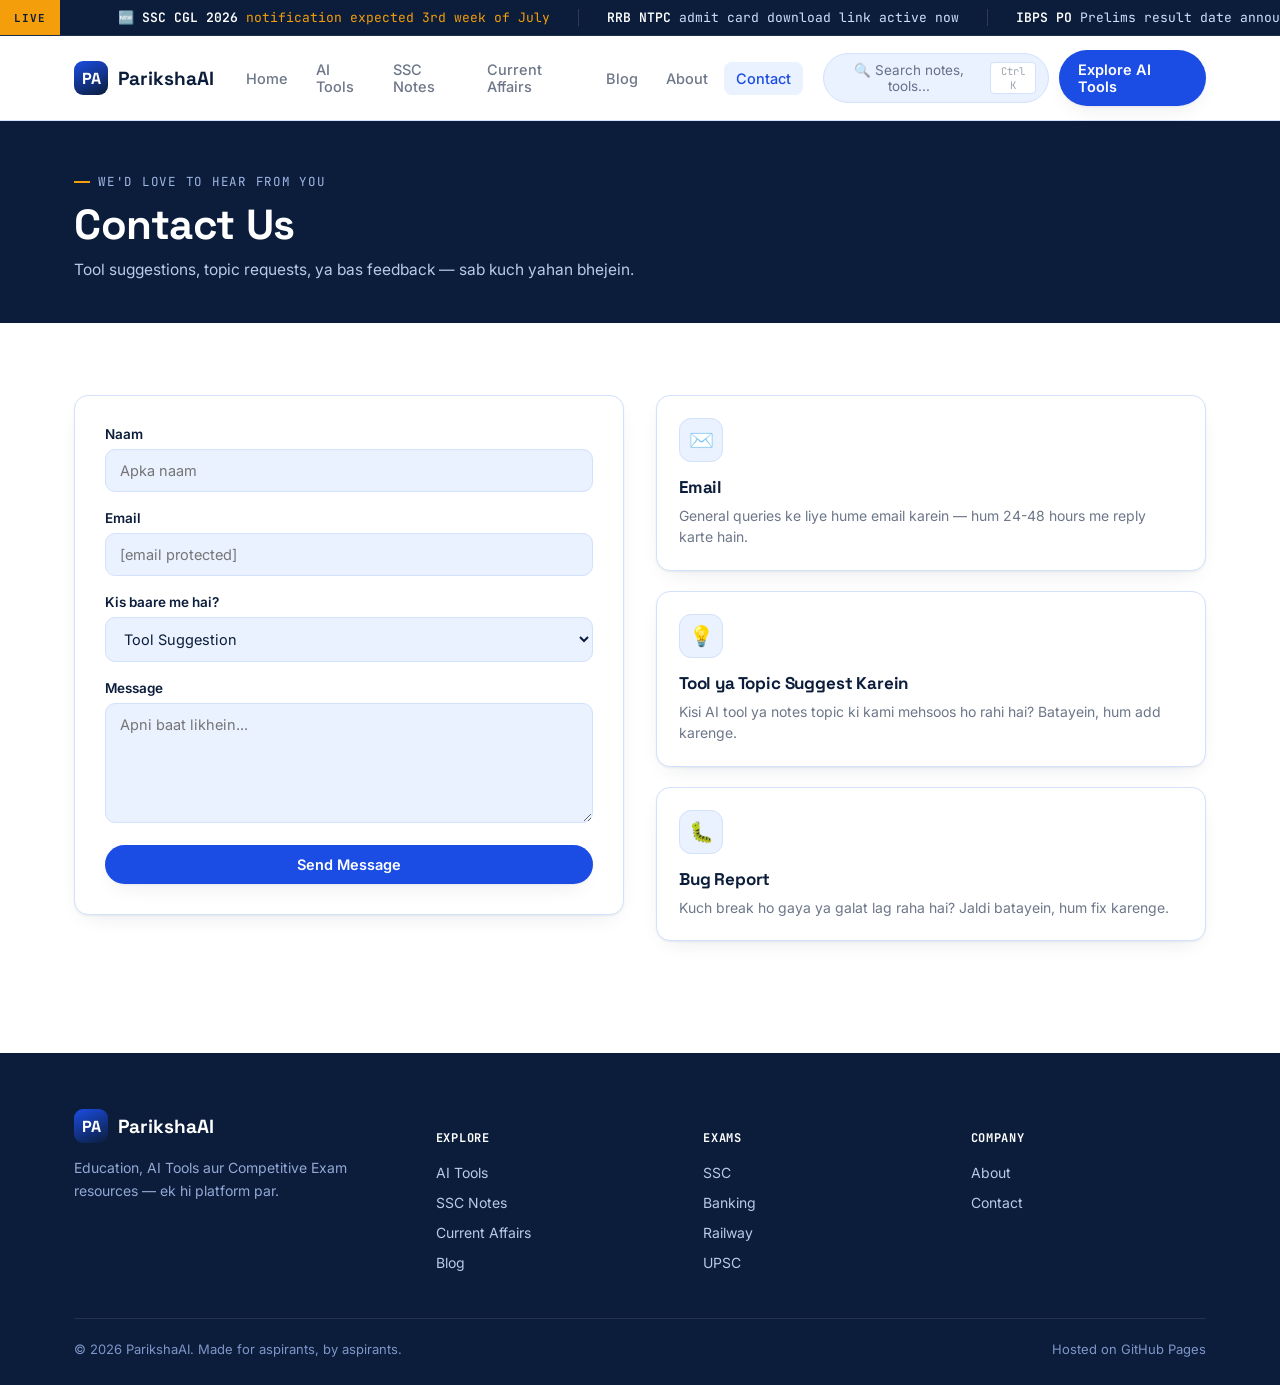
<file: contact.html>
<!doctype html>
<html lang="en">
<head>
<meta charset="UTF-8">
<meta name="viewport" content="width=device-width, initial-scale=1.0">
<title>Contact — ParikshaAI</title>
<meta name="description" content="ParikshaAI se contact karein — suggestions, tool requests aur topic requests bhejein.">
<link rel="preconnect" href="https://fonts.googleapis.com">
<link href="https://fonts.googleapis.com/css2?family=Space+Grotesk:wght@500;600;700&family=Inter:wght@400;500;600;700&family=JetBrains+Mono:wght@400;500;600&display=swap" rel="stylesheet">
<link rel="stylesheet" href="style.css">
</head>
<body>
<a href="#main" class="skip-link">Skip to content</a>

<div class="ticker" aria-label="Exam alerts ticker">
  <div class="ticker-track">
    <span class="ticker-item tag-new">🆕 <b>SSC CGL 2026</b> notification expected 3rd week of July</span>
    <span class="ticker-item"><b>RRB NTPC</b> admit card download link active now</span>
    <span class="ticker-item"><b>IBPS PO</b> Prelims result date announced</span>
    <span class="ticker-item tag-new">🆕 New AI tool added: <b>Perplexity for GK</b></span>
    <span class="ticker-item"><b>UPSC CSE</b> Prelims 2027 calendar released</span>
    <span class="ticker-item"><b>SSC CGL 2026</b> notification expected 3rd week of July</span>
    <span class="ticker-item"><b>RRB NTPC</b> admit card download link active now</span>
    <span class="ticker-item"><b>IBPS PO</b> Prelims result date announced</span>
    <span class="ticker-item tag-new">🆕 New AI tool added: <b>Perplexity for GK</b></span>
    <span class="ticker-item"><b>UPSC CSE</b> Prelims 2027 calendar released</span>
  </div>
</div>

<header class="site-header">
  <nav class="nav">
    <a href="index.html" class="brand"><span class="brand-mark">PA</span>ParikshaAI</a>
    <div class="nav-links">
      <a href="index.html">Home</a>
      <a href="ai-tools.html">AI Tools</a>
      <a href="notes.html">SSC Notes</a>
      <a href="current-affairs.html">Current Affairs</a>
      <a href="blog.html">Blog</a>
      <a href="about.html">About</a>
      <a href="contact.html" class="active">Contact</a>
    </div>
    <div class="nav-actions">
      <button class="search-trigger" data-search-open>🔍 Search notes, tools...<kbd>Ctrl K</kbd></button>
      <a href="ai-tools.html" class="btn btn-primary">Explore AI Tools</a>
      <button class="menu-toggle" aria-label="Open menu">☰</button>
    </div>
  </nav>
</header>

<div class="mobile-drawer">
  <div class="mobile-drawer-head">
    <span class="brand"><span class="brand-mark">PA</span>ParikshaAI</span>
    <button class="mobile-drawer-close btn btn-ghost" aria-label="Close menu">✕</button>
  </div>
  <a href="index.html">Home</a>
  <a href="ai-tools.html">AI Tools</a>
  <a href="notes.html">SSC Notes</a>
  <a href="current-affairs.html">Current Affairs</a>
  <a href="blog.html">Blog</a>
  <a href="about.html">About</a>
  <a href="contact.html">Contact</a>
</div>

<main id="main">
  <section class="page-hero">
    <div class="wrap">
      <div class="eyebrow">We'd Love to Hear From You</div>
      <h1>Contact Us</h1>
      <p>Tool suggestions, topic requests, ya bas feedback — sab kuch yahan bhejein.</p>
    </div>
  </section>

  <section class="section">
    <div class="wrap">
      <div class="grid grid-2" style="align-items:flex-start; gap:32px;">
        <form class="form-card contact-form">
          <div class="field">
            <label for="name">Naam</label>
            <input type="text" id="name" name="name" placeholder="Apka naam" required>
          </div>
          <div class="field">
            <label for="email">Email</label>
            <input type="email" id="email" name="email" placeholder="[email protected]" required>
          </div>
          <div class="field">
            <label for="topic">Kis baare me hai?</label>
            <select id="topic" name="topic">
              <option>Tool Suggestion</option>
              <option>Topic Request</option>
              <option>Feedback</option>
              <option>Bug Report</option>
              <option>Something Else</option>
            </select>
          </div>
          <div class="field">
            <label for="message">Message</label>
            <textarea id="message" name="message" placeholder="Apni baat likhein..." required></textarea>
          </div>
          <button type="submit" class="btn btn-primary btn-block">Send Message</button>
        </form>

        <div>
          <div class="card" style="margin-bottom:20px;">
            <div class="card-icon">✉️</div>
            <h3>Email</h3>
            <p>General queries ke liye hume email karein — hum 24-48 hours me reply karte hain.</p>
          </div>
          <div class="card" style="margin-bottom:20px;">
            <div class="card-icon">💡</div>
            <h3>Tool ya Topic Suggest Karein</h3>
            <p>Kisi AI tool ya notes topic ki kami mehsoos ho rahi hai? Batayein, hum add karenge.</p>
          </div>
          <div class="card">
            <div class="card-icon">🐛</div>
            <h3>Bug Report</h3>
            <p>Kuch break ho gaya ya galat lag raha hai? Jaldi batayein, hum fix karenge.</p>
          </div>
        </div>
      </div>
    </div>
  </section>
</main>

<footer class="site-footer">
  <div class="wrap">
    <div class="footer-grid">
      <div class="footer-brand">
        <span class="brand" style="color:#fff;"><span class="brand-mark">PA</span>ParikshaAI</span>
        <p>Education, AI Tools aur Competitive Exam resources — ek hi platform par.</p>
      </div>
      <div><h5>Explore</h5><ul>
        <li><a href="ai-tools.html">AI Tools</a></li>
        <li><a href="notes.html">SSC Notes</a></li>
        <li><a href="current-affairs.html">Current Affairs</a></li>
        <li><a href="blog.html">Blog</a></li>
      </ul></div>
      <div><h5>Exams</h5><ul>
        <li><a href="notes.html">SSC</a></li>
        <li><a href="notes.html">Banking</a></li>
        <li><a href="notes.html">Railway</a></li>
        <li><a href="notes.html">UPSC</a></li>
      </ul></div>
      <div><h5>Company</h5><ul>
        <li><a href="about.html">About</a></li>
        <li><a href="contact.html">Contact</a></li>
      </ul></div>
    </div>
    <div class="footer-bottom">
      <span>© 2026 ParikshaAI. Made for aspirants, by aspirants.</span>
      <span>Hosted on GitHub Pages</span>
    </div>
  </div>
</footer>

<div class="search-modal">
  <div class="search-box">
    <input type="text" placeholder="Search tools, notes, articles..." aria-label="Search">
    <div class="search-results"></div>
    <div class="search-hint">Press <strong>Esc</strong> to close · <strong>Ctrl+K</strong> to open anywhere</div>
    <button class="search-close" style="display:none;">close</button>
  </div>
</div>

<script src="main.js"></script>
</body>
</html>
</file>
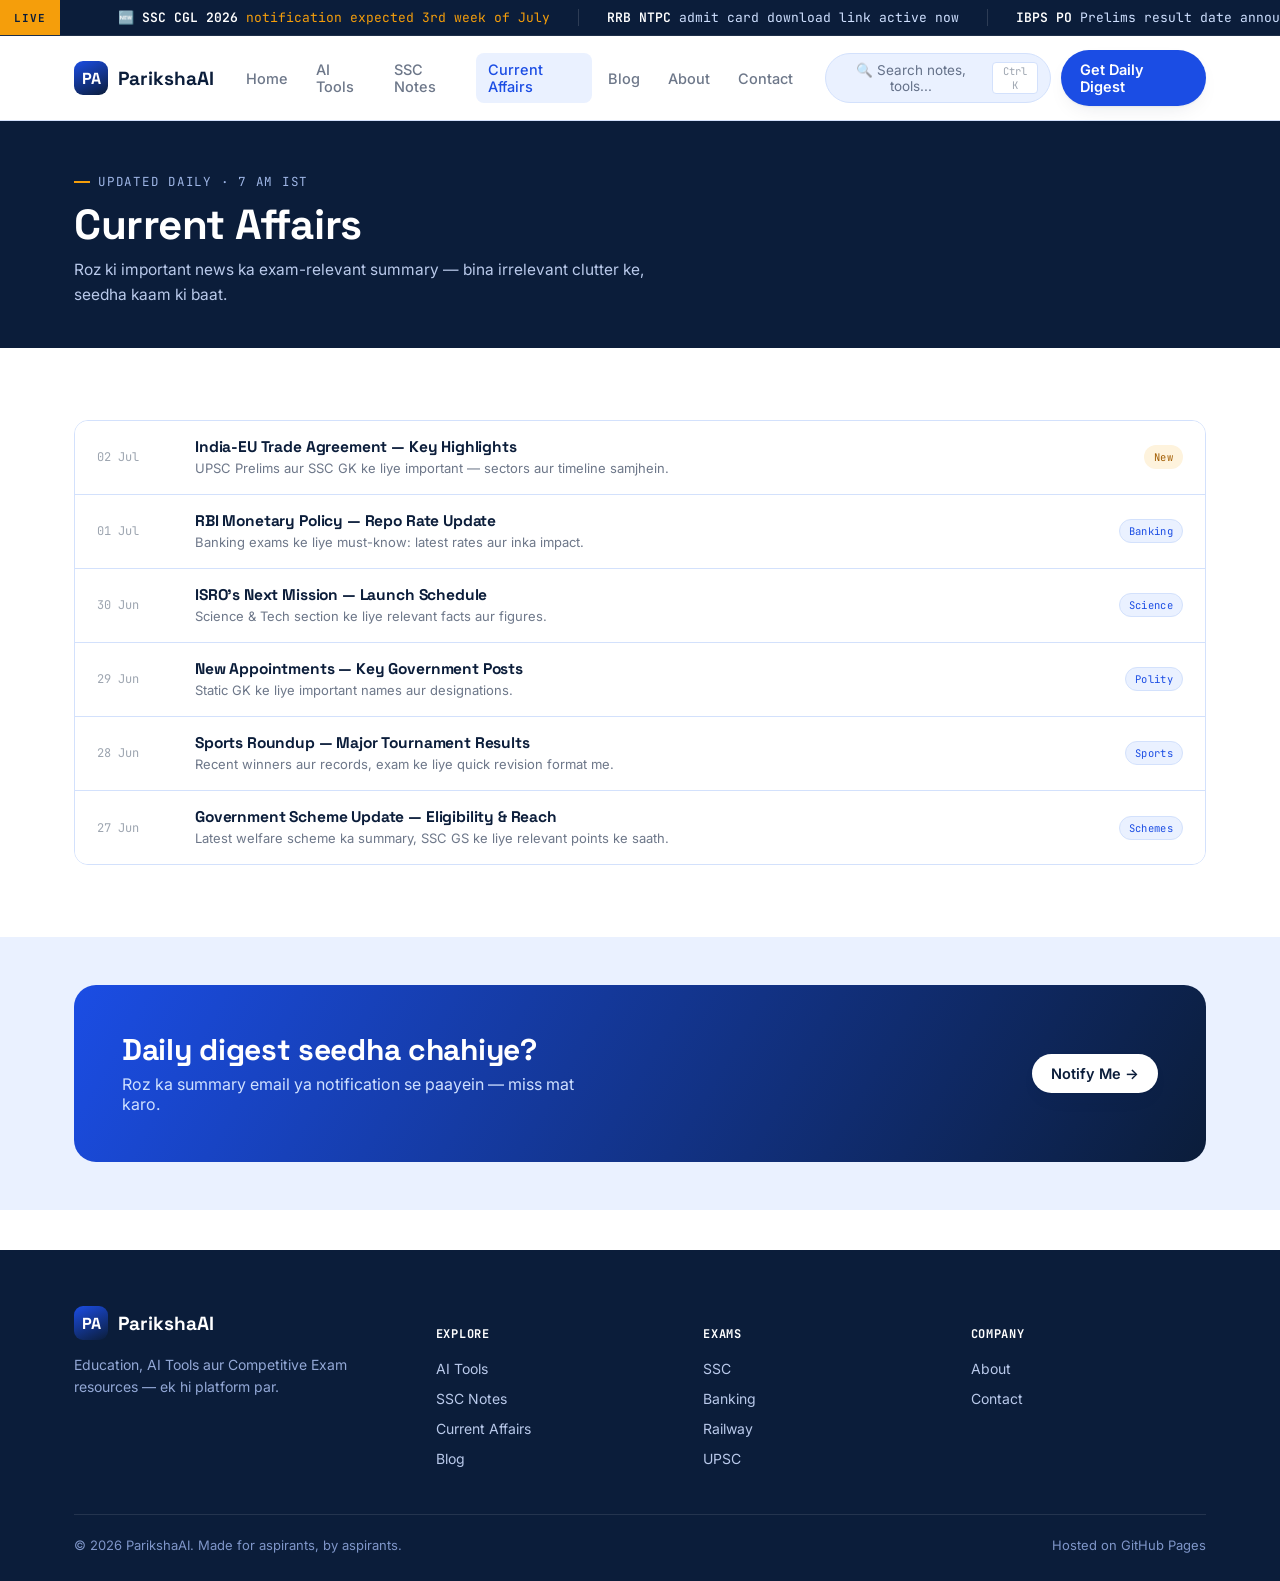
<file: current-affairs.html>
<!doctype html>
<html lang="en">
<head>
<meta charset="UTF-8">
<meta name="viewport" content="width=device-width, initial-scale=1.0">
<title>Current Affairs — ParikshaAI</title>
<meta name="description" content="Daily current affairs, exam-relevant summaries — SSC, Banking, Railway aur UPSC aspirants ke liye.">
<link rel="preconnect" href="https://fonts.googleapis.com">
<link href="https://fonts.googleapis.com/css2?family=Space+Grotesk:wght@500;600;700&family=Inter:wght@400;500;600;700&family=JetBrains+Mono:wght@400;500;600&display=swap" rel="stylesheet">
<link rel="stylesheet" href="style.css">
</head>
<body>
<a href="#main" class="skip-link">Skip to content</a>

<div class="ticker" aria-label="Exam alerts ticker">
  <div class="ticker-track">
    <span class="ticker-item tag-new">🆕 <b>SSC CGL 2026</b> notification expected 3rd week of July</span>
    <span class="ticker-item"><b>RRB NTPC</b> admit card download link active now</span>
    <span class="ticker-item"><b>IBPS PO</b> Prelims result date announced</span>
    <span class="ticker-item tag-new">🆕 New AI tool added: <b>Perplexity for GK</b></span>
    <span class="ticker-item"><b>UPSC CSE</b> Prelims 2027 calendar released</span>
    <span class="ticker-item"><b>SSC CGL 2026</b> notification expected 3rd week of July</span>
    <span class="ticker-item"><b>RRB NTPC</b> admit card download link active now</span>
    <span class="ticker-item"><b>IBPS PO</b> Prelims result date announced</span>
    <span class="ticker-item tag-new">🆕 New AI tool added: <b>Perplexity for GK</b></span>
    <span class="ticker-item"><b>UPSC CSE</b> Prelims 2027 calendar released</span>
  </div>
</div>

<header class="site-header">
  <nav class="nav">
    <a href="index.html" class="brand"><span class="brand-mark">PA</span>ParikshaAI</a>
    <div class="nav-links">
      <a href="index.html">Home</a>
      <a href="ai-tools.html">AI Tools</a>
      <a href="notes.html">SSC Notes</a>
      <a href="current-affairs.html" class="active">Current Affairs</a>
      <a href="blog.html">Blog</a>
      <a href="about.html">About</a>
      <a href="contact.html">Contact</a>
    </div>
    <div class="nav-actions">
      <button class="search-trigger" data-search-open>🔍 Search notes, tools...<kbd>Ctrl K</kbd></button>
      <a href="contact.html" class="btn btn-primary">Get Daily Digest</a>
      <button class="menu-toggle" aria-label="Open menu">☰</button>
    </div>
  </nav>
</header>

<div class="mobile-drawer">
  <div class="mobile-drawer-head">
    <span class="brand"><span class="brand-mark">PA</span>ParikshaAI</span>
    <button class="mobile-drawer-close btn btn-ghost" aria-label="Close menu">✕</button>
  </div>
  <a href="index.html">Home</a>
  <a href="ai-tools.html">AI Tools</a>
  <a href="notes.html">SSC Notes</a>
  <a href="current-affairs.html">Current Affairs</a>
  <a href="blog.html">Blog</a>
  <a href="about.html">About</a>
  <a href="contact.html">Contact</a>
</div>

<main id="main">
  <section class="page-hero">
    <div class="wrap">
      <div class="eyebrow">Updated Daily · 7 AM IST</div>
      <h1>Current Affairs</h1>
      <p>Roz ki important news ka exam-relevant summary — bina irrelevant clutter ke, seedha kaam ki baat.</p>
    </div>
  </section>

  <section class="section">
    <div class="wrap">
      <div class="list">
        <div class="list-row">
          <span class="list-date">02 Jul</span>
          <div class="list-body"><h4>India-EU Trade Agreement — Key Highlights</h4><p>UPSC Prelims aur SSC GK ke liye important — sectors aur timeline samjhein.</p></div>
          <div class="list-meta"><span class="tag new">New</span></div>
        </div>
        <div class="list-row">
          <span class="list-date">01 Jul</span>
          <div class="list-body"><h4>RBI Monetary Policy — Repo Rate Update</h4><p>Banking exams ke liye must-know: latest rates aur inka impact.</p></div>
          <div class="list-meta"><span class="tag">Banking</span></div>
        </div>
        <div class="list-row">
          <span class="list-date">30 Jun</span>
          <div class="list-body"><h4>ISRO's Next Mission — Launch Schedule</h4><p>Science & Tech section ke liye relevant facts aur figures.</p></div>
          <div class="list-meta"><span class="tag">Science</span></div>
        </div>
        <div class="list-row">
          <span class="list-date">29 Jun</span>
          <div class="list-body"><h4>New Appointments — Key Government Posts</h4><p>Static GK ke liye important names aur designations.</p></div>
          <div class="list-meta"><span class="tag">Polity</span></div>
        </div>
        <div class="list-row">
          <span class="list-date">28 Jun</span>
          <div class="list-body"><h4>Sports Roundup — Major Tournament Results</h4><p>Recent winners aur records, exam ke liye quick revision format me.</p></div>
          <div class="list-meta"><span class="tag">Sports</span></div>
        </div>
        <div class="list-row">
          <span class="list-date">27 Jun</span>
          <div class="list-body"><h4>Government Scheme Update — Eligibility & Reach</h4><p>Latest welfare scheme ka summary, SSC GS ke liye relevant points ke saath.</p></div>
          <div class="list-meta"><span class="tag">Schemes</span></div>
        </div>
      </div>
    </div>
  </section>

  <section class="section-tight section-alt">
    <div class="wrap">
      <div class="cta-band">
        <div>
          <h2>Daily digest seedha chahiye?</h2>
          <p>Roz ka summary email ya notification se paayein — miss mat karo.</p>
        </div>
        <a href="contact.html" class="btn btn-primary">Notify Me →</a>
      </div>
    </div>
  </section>
</main>

<footer class="site-footer">
  <div class="wrap">
    <div class="footer-grid">
      <div class="footer-brand">
        <span class="brand" style="color:#fff;"><span class="brand-mark">PA</span>ParikshaAI</span>
        <p>Education, AI Tools aur Competitive Exam resources — ek hi platform par.</p>
      </div>
      <div><h5>Explore</h5><ul>
        <li><a href="ai-tools.html">AI Tools</a></li>
        <li><a href="notes.html">SSC Notes</a></li>
        <li><a href="current-affairs.html">Current Affairs</a></li>
        <li><a href="blog.html">Blog</a></li>
      </ul></div>
      <div><h5>Exams</h5><ul>
        <li><a href="notes.html">SSC</a></li>
        <li><a href="notes.html">Banking</a></li>
        <li><a href="notes.html">Railway</a></li>
        <li><a href="notes.html">UPSC</a></li>
      </ul></div>
      <div><h5>Company</h5><ul>
        <li><a href="about.html">About</a></li>
        <li><a href="contact.html">Contact</a></li>
      </ul></div>
    </div>
    <div class="footer-bottom">
      <span>© 2026 ParikshaAI. Made for aspirants, by aspirants.</span>
      <span>Hosted on GitHub Pages</span>
    </div>
  </div>
</footer>

<div class="search-modal">
  <div class="search-box">
    <input type="text" placeholder="Search tools, notes, articles..." aria-label="Search">
    <div class="search-results"></div>
    <div class="search-hint">Press <strong>Esc</strong> to close · <strong>Ctrl+K</strong> to open anywhere</div>
    <button class="search-close" style="display:none;">close</button>
  </div>
</div>

<script src="main.js"></script>
</body>
</html>
</file>
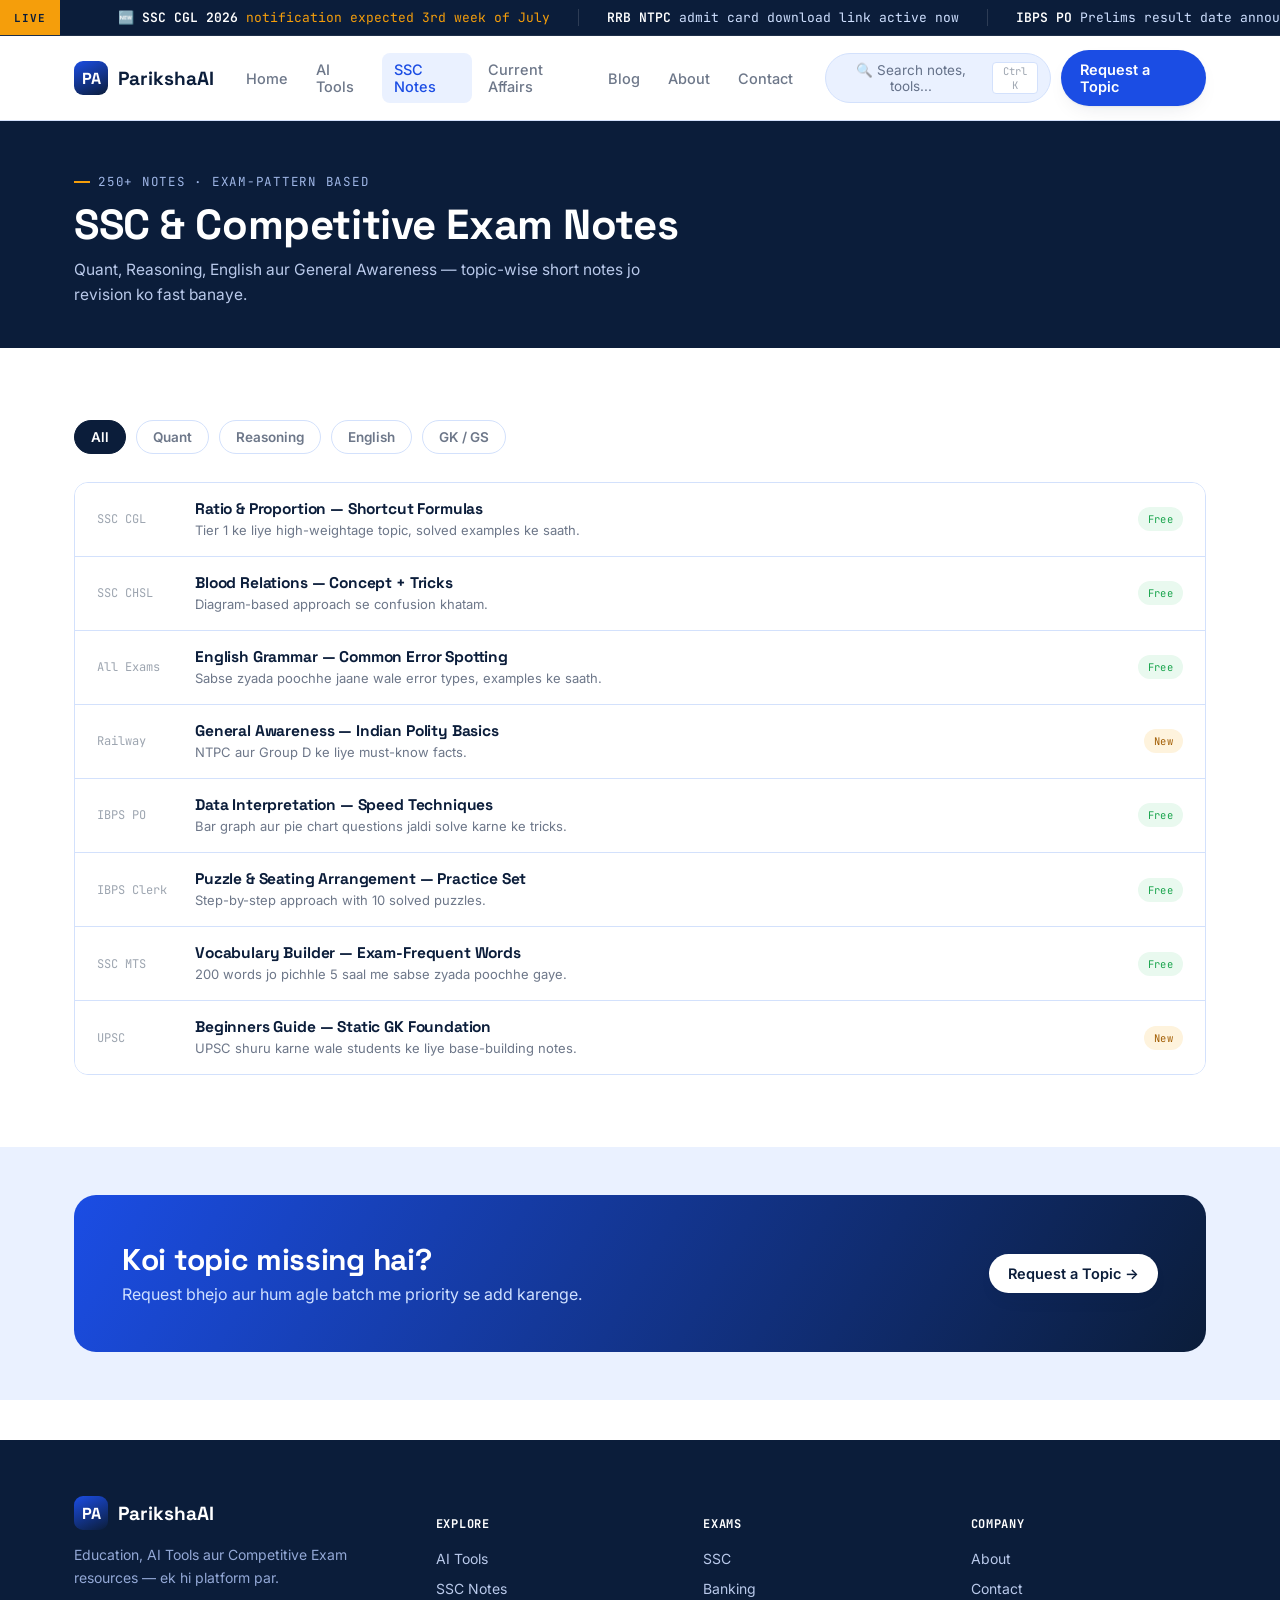
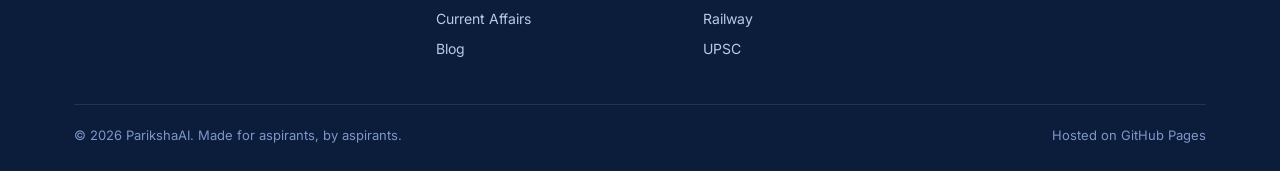
<file: notes.html>
<!doctype html>
<html lang="en">
<head>
<meta charset="UTF-8">
<meta name="viewport" content="width=device-width, initial-scale=1.0">
<title>SSC Notes — ParikshaAI</title>
<meta name="description" content="Topic-wise SSC, Banking, Railway aur UPSC notes — Quant, Reasoning, English aur GK, exam-pattern ke hisaab se.">
<link rel="preconnect" href="https://fonts.googleapis.com">
<link href="https://fonts.googleapis.com/css2?family=Space+Grotesk:wght@500;600;700&family=Inter:wght@400;500;600;700&family=JetBrains+Mono:wght@400;500;600&display=swap" rel="stylesheet">
<link rel="stylesheet" href="style.css">
</head>
<body>
<a href="#main" class="skip-link">Skip to content</a>

<div class="ticker" aria-label="Exam alerts ticker">
  <div class="ticker-track">
    <span class="ticker-item tag-new">🆕 <b>SSC CGL 2026</b> notification expected 3rd week of July</span>
    <span class="ticker-item"><b>RRB NTPC</b> admit card download link active now</span>
    <span class="ticker-item"><b>IBPS PO</b> Prelims result date announced</span>
    <span class="ticker-item tag-new">🆕 New AI tool added: <b>Perplexity for GK</b></span>
    <span class="ticker-item"><b>UPSC CSE</b> Prelims 2027 calendar released</span>
    <span class="ticker-item"><b>SSC CGL 2026</b> notification expected 3rd week of July</span>
    <span class="ticker-item"><b>RRB NTPC</b> admit card download link active now</span>
    <span class="ticker-item"><b>IBPS PO</b> Prelims result date announced</span>
    <span class="ticker-item tag-new">🆕 New AI tool added: <b>Perplexity for GK</b></span>
    <span class="ticker-item"><b>UPSC CSE</b> Prelims 2027 calendar released</span>
  </div>
</div>

<header class="site-header">
  <nav class="nav">
    <a href="index.html" class="brand"><span class="brand-mark">PA</span>ParikshaAI</a>
    <div class="nav-links">
      <a href="index.html">Home</a>
      <a href="ai-tools.html">AI Tools</a>
      <a href="notes.html" class="active">SSC Notes</a>
      <a href="current-affairs.html">Current Affairs</a>
      <a href="blog.html">Blog</a>
      <a href="about.html">About</a>
      <a href="contact.html">Contact</a>
    </div>
    <div class="nav-actions">
      <button class="search-trigger" data-search-open>🔍 Search notes, tools...<kbd>Ctrl K</kbd></button>
      <a href="contact.html" class="btn btn-primary">Request a Topic</a>
      <button class="menu-toggle" aria-label="Open menu">☰</button>
    </div>
  </nav>
</header>

<div class="mobile-drawer">
  <div class="mobile-drawer-head">
    <span class="brand"><span class="brand-mark">PA</span>ParikshaAI</span>
    <button class="mobile-drawer-close btn btn-ghost" aria-label="Close menu">✕</button>
  </div>
  <a href="index.html">Home</a>
  <a href="ai-tools.html">AI Tools</a>
  <a href="notes.html">SSC Notes</a>
  <a href="current-affairs.html">Current Affairs</a>
  <a href="blog.html">Blog</a>
  <a href="about.html">About</a>
  <a href="contact.html">Contact</a>
</div>

<main id="main">
  <section class="page-hero">
    <div class="wrap">
      <div class="eyebrow">250+ Notes · Exam-Pattern Based</div>
      <h1>SSC & Competitive Exam Notes</h1>
      <p>Quant, Reasoning, English aur General Awareness — topic-wise short notes jo revision ko fast banaye.</p>
    </div>
  </section>

  <section class="section">
    <div class="wrap">
      <div class="filter-bar" data-target="#notes-grid">
        <button class="chip active" data-filter="all">All</button>
        <button class="chip" data-filter="quant">Quant</button>
        <button class="chip" data-filter="reasoning">Reasoning</button>
        <button class="chip" data-filter="english">English</button>
        <button class="chip" data-filter="gk">GK / GS</button>
      </div>

      <div class="list" id="notes-grid">
        <div class="list-row" data-cat="quant">
          <span class="list-date">SSC CGL</span>
          <div class="list-body"><h4>Ratio & Proportion — Shortcut Formulas</h4><p>Tier 1 ke liye high-weightage topic, solved examples ke saath.</p></div>
          <div class="list-meta"><span class="tag free">Free</span></div>
        </div>
        <div class="list-row" data-cat="reasoning">
          <span class="list-date">SSC CHSL</span>
          <div class="list-body"><h4>Blood Relations — Concept + Tricks</h4><p>Diagram-based approach se confusion khatam.</p></div>
          <div class="list-meta"><span class="tag free">Free</span></div>
        </div>
        <div class="list-row" data-cat="english">
          <span class="list-date">All Exams</span>
          <div class="list-body"><h4>English Grammar — Common Error Spotting</h4><p>Sabse zyada poochhe jaane wale error types, examples ke saath.</p></div>
          <div class="list-meta"><span class="tag free">Free</span></div>
        </div>
        <div class="list-row" data-cat="gk">
          <span class="list-date">Railway</span>
          <div class="list-body"><h4>General Awareness — Indian Polity Basics</h4><p>NTPC aur Group D ke liye must-know facts.</p></div>
          <div class="list-meta"><span class="tag new">New</span></div>
        </div>
        <div class="list-row" data-cat="quant">
          <span class="list-date">IBPS PO</span>
          <div class="list-body"><h4>Data Interpretation — Speed Techniques</h4><p>Bar graph aur pie chart questions jaldi solve karne ke tricks.</p></div>
          <div class="list-meta"><span class="tag free">Free</span></div>
        </div>
        <div class="list-row" data-cat="reasoning">
          <span class="list-date">IBPS Clerk</span>
          <div class="list-body"><h4>Puzzle & Seating Arrangement — Practice Set</h4><p>Step-by-step approach with 10 solved puzzles.</p></div>
          <div class="list-meta"><span class="tag free">Free</span></div>
        </div>
        <div class="list-row" data-cat="english">
          <span class="list-date">SSC MTS</span>
          <div class="list-body"><h4>Vocabulary Builder — Exam-Frequent Words</h4><p>200 words jo pichhle 5 saal me sabse zyada poochhe gaye.</p></div>
          <div class="list-meta"><span class="tag free">Free</span></div>
        </div>
        <div class="list-row" data-cat="gk">
          <span class="list-date">UPSC</span>
          <div class="list-body"><h4>Beginners Guide — Static GK Foundation</h4><p>UPSC shuru karne wale students ke liye base-building notes.</p></div>
          <div class="list-meta"><span class="tag new">New</span></div>
        </div>
      </div>
    </div>
  </section>

  <section class="section-tight section-alt">
    <div class="wrap">
      <div class="cta-band">
        <div>
          <h2>Koi topic missing hai?</h2>
          <p>Request bhejo aur hum agle batch me priority se add karenge.</p>
        </div>
        <a href="contact.html" class="btn btn-primary">Request a Topic →</a>
      </div>
    </div>
  </section>
</main>

<footer class="site-footer">
  <div class="wrap">
    <div class="footer-grid">
      <div class="footer-brand">
        <span class="brand" style="color:#fff;"><span class="brand-mark">PA</span>ParikshaAI</span>
        <p>Education, AI Tools aur Competitive Exam resources — ek hi platform par.</p>
      </div>
      <div><h5>Explore</h5><ul>
        <li><a href="ai-tools.html">AI Tools</a></li>
        <li><a href="notes.html">SSC Notes</a></li>
        <li><a href="current-affairs.html">Current Affairs</a></li>
        <li><a href="blog.html">Blog</a></li>
      </ul></div>
      <div><h5>Exams</h5><ul>
        <li><a href="notes.html">SSC</a></li>
        <li><a href="notes.html">Banking</a></li>
        <li><a href="notes.html">Railway</a></li>
        <li><a href="notes.html">UPSC</a></li>
      </ul></div>
      <div><h5>Company</h5><ul>
        <li><a href="about.html">About</a></li>
        <li><a href="contact.html">Contact</a></li>
      </ul></div>
    </div>
    <div class="footer-bottom">
      <span>© 2026 ParikshaAI. Made for aspirants, by aspirants.</span>
      <span>Hosted on GitHub Pages</span>
    </div>
  </div>
</footer>

<div class="search-modal">
  <div class="search-box">
    <input type="text" placeholder="Search tools, notes, articles..." aria-label="Search">
    <div class="search-results"></div>
    <div class="search-hint">Press <strong>Esc</strong> to close · <strong>Ctrl+K</strong> to open anywhere</div>
    <button class="search-close" style="display:none;">close</button>
  </div>
</div>

<script src="main.js"></script>
</body>
</html>
</file>
<file: style.css>
/* ================================================
   PARIKSHA.AI — Design System
   Palette: Ink Navy / Exam Blue / Sky Tint / Success / Amber
   Type: Space Grotesk (display) + Inter (body) + JetBrains Mono (data)
   ================================================ */

:root{
  --ink:        #0B1D3A;
  --ink-soft:   #12294F;
  --blue:       #1B4DE4;
  --blue-deep:  #143BB3;
  --sky:        #EAF1FF;
  --sky-line:   #D3E1FC;
  --paper:      #FFFFFF;
  --success:    #16A34A;
  --success-bg: #E9F9EF;
  --amber:      #F59E0B;
  --amber-bg:   #FEF3DD;
  --ink-60:     rgba(11,29,58,.60);
  --ink-40:     rgba(11,29,58,.40);

  --f-display: 'Space Grotesk', sans-serif;
  --f-body: 'Inter', sans-serif;
  --f-mono: 'JetBrains Mono', monospace;

  --radius: 14px;
  --radius-sm: 8px;
  --shadow-card: 0 1px 2px rgba(11,29,58,.06), 0 8px 24px -12px rgba(11,29,58,.16);
  --shadow-hover: 0 4px 10px rgba(11,29,58,.08), 0 20px 40px -16px rgba(27,77,228,.28);
  --maxw: 1180px;
}

*,*::before,*::after{ box-sizing: border-box; }
html{ scroll-behavior: smooth; }
body{
  margin:0;
  font-family: var(--f-body);
  color: var(--ink);
  background: var(--paper);
  -webkit-font-smoothing: antialiased;
}
img{ max-width:100%; display:block; }
a{ color: inherit; text-decoration:none; }
ul{ margin:0; padding:0; list-style:none; }
h1,h2,h3,h4{ font-family: var(--f-display); margin:0; line-height:1.1; letter-spacing:-0.01em; }
p{ margin:0; }
button{ font-family: inherit; cursor:pointer; }

:focus-visible{
  outline: 2px solid var(--blue);
  outline-offset: 3px;
  border-radius: 4px;
}

.wrap{
  max-width: var(--maxw);
  margin: 0 auto;
  padding: 0 24px;
}

.eyebrow{
  font-family: var(--f-mono);
  font-size: 12.5px;
  letter-spacing: .06em;
  text-transform: uppercase;
  color: var(--blue);
  display:flex;
  align-items:center;
  gap:8px;
}
.eyebrow::before{
  content:"";
  width:16px; height:2px;
  background: var(--amber);
  display:inline-block;
}

/* ---------- Skip link ---------- */
.skip-link{
  position:absolute; left:-999px; top:0;
  background:var(--ink); color:#fff; padding:10px 16px; border-radius:0 0 8px 0; z-index:200;
}
.skip-link:focus{ left:0; }

/* ---------- Ticker (signature element) ---------- */
.ticker{
  background: var(--ink);
  color: #cfe0ff;
  overflow:hidden;
  position:relative;
  border-bottom: 1px solid rgba(255,255,255,.08);
}
.ticker::before{
  content:"LIVE";
  position:absolute; left:0; top:0; bottom:0;
  display:flex; align-items:center;
  padding: 0 14px;
  font-family: var(--f-mono);
  font-size:11px;
  letter-spacing:.08em;
  background: var(--amber);
  color: var(--ink);
  font-weight:700;
  z-index:2;
}
.ticker-track{
  display:flex;
  width:max-content;
  padding: 9px 0 9px 90px;
  animation: scroll-ticker 38s linear infinite;
}
.ticker:hover .ticker-track{ animation-play-state: paused; }
.ticker-item{
  font-family: var(--f-mono);
  font-size: 13px;
  white-space:nowrap;
  padding: 0 28px;
  border-right: 1px solid rgba(255,255,255,.14);
}
.ticker-item b{ color:#fff; font-weight:600; }
.ticker-item.tag-new{ color: var(--amber); }
@keyframes scroll-ticker{
  from{ transform: translateX(0); }
  to{ transform: translateX(-50%); }
}
@media (prefers-reduced-motion: reduce){
  .ticker-track{ animation: none; overflow-x:auto; }
}

/* ---------- Header / Nav ---------- */
.site-header{
  position: sticky; top:0; z-index:100;
  background: rgba(255,255,255,.92);
  backdrop-filter: blur(10px);
  border-bottom: 1px solid var(--sky-line);
}
.nav{
  display:flex; align-items:center; justify-content:space-between;
  padding: 14px 24px;
  max-width: var(--maxw);
  margin: 0 auto;
  gap: 20px;
}
.brand{
  display:flex; align-items:center; gap:10px;
  font-family: var(--f-display);
  font-weight:700;
  font-size: 19px;
  color: var(--ink);
}
.brand-mark{
  width:34px; height:34px;
  border-radius: 9px;
  background: linear-gradient(155deg, var(--blue), var(--ink));
  display:flex; align-items:center; justify-content:center;
  color:#fff; font-size:16px; font-weight:700;
  flex-shrink:0;
}
.nav-links{
  display:flex; align-items:center; gap: 4px;
  font-size: 14.5px;
  font-weight:500;
}
.nav-links a{
  padding: 8px 12px;
  border-radius: 8px;
  color: var(--ink-60);
  transition: color .15s, background .15s;
}
.nav-links a:hover{ color: var(--blue); background: var(--sky); }
.nav-links a.active{ color: var(--blue); background: var(--sky); }

.nav-actions{ display:flex; align-items:center; gap:10px; }
.search-trigger{
  display:flex; align-items:center; gap:8px;
  background: var(--sky);
  border: 1px solid var(--sky-line);
  padding: 8px 12px;
  border-radius: 999px;
  color: var(--ink-60);
  font-size: 13.5px;
  min-width: 180px;
}
.search-trigger kbd{
  font-family: var(--f-mono);
  font-size: 10.5px;
  background: #fff;
  border: 1px solid var(--sky-line);
  border-radius: 4px;
  padding: 1px 5px;
  margin-left: auto;
  color: var(--ink-40);
}
.btn{
  display:inline-flex; align-items:center; justify-content:center; gap:8px;
  font-weight:600; font-size:14.5px;
  padding: 10px 18px;
  border-radius: 999px;
  border: 1px solid transparent;
  transition: transform .15s, box-shadow .15s, background .15s;
}
.btn-primary{ background: var(--blue); color:#fff; box-shadow: var(--shadow-card); }
.btn-primary:hover{ background: var(--blue-deep); transform: translateY(-1px); box-shadow: var(--shadow-hover); }
.btn-ghost{ background: transparent; color: var(--ink); border-color: var(--sky-line); }
.btn-ghost:hover{ background: var(--sky); }
.btn-block{ width:100%; }

.menu-toggle{
  display:none;
  background:none; border:none; color:var(--ink);
  width:38px; height:38px; align-items:center; justify-content:center;
  border-radius: 8px;
}
.menu-toggle:hover{ background: var(--sky); }

/* ---------- Hero ---------- */
.hero{
  background:
    radial-gradient(900px 420px at 82% -10%, rgba(27,77,228,.10), transparent 60%),
    var(--sky);
  border-bottom: 1px solid var(--sky-line);
  padding: 64px 0 56px;
  position:relative;
  overflow:hidden;
}
.hero-grid{
  display:grid;
  grid-template-columns: 1.1fr .9fr;
  gap: 48px;
  align-items:center;
}
.hero h1{
  font-size: clamp(32px, 4.6vw, 52px);
  margin: 14px 0 18px;
  color: var(--ink);
}
.hero h1 em{
  font-style: normal;
  color: var(--blue);
  position:relative;
}
.hero p.lead{
  font-size: 17px;
  line-height:1.65;
  color: var(--ink-60);
  max-width: 52ch;
  margin-bottom: 26px;
}
.hero-cta{ display:flex; gap:12px; flex-wrap:wrap; margin-bottom: 30px; }
.hero-trust{
  display:flex; gap:22px; flex-wrap:wrap;
  font-size: 13px; color: var(--ink-60);
}
.hero-trust strong{
  font-family: var(--f-mono);
  color: var(--ink);
  display:block;
  font-size: 20px;
}

/* Dashboard-style hero panel (signature) */
.hero-panel{
  background: var(--ink);
  border-radius: 20px;
  padding: 22px;
  box-shadow: 0 24px 60px -20px rgba(11,29,58,.45);
  color: #fff;
  position:relative;
}
.hero-panel-head{
  display:flex; justify-content:space-between; align-items:center;
  margin-bottom: 16px;
  font-family: var(--f-mono);
  font-size:12px;
  color: #9fb6e6;
}
.hero-panel-head .dot{
  width:8px; height:8px; border-radius:50%;
  background: var(--success);
  display:inline-block; margin-right:6px;
  box-shadow: 0 0 0 4px rgba(22,163,74,.2);
}
.panel-row{
  display:flex; justify-content:space-between; align-items:center;
  padding: 12px 4px;
  border-top: 1px solid rgba(255,255,255,.08);
  font-size: 14px;
}
.panel-row:first-of-type{ border-top:none; }
.panel-row .name{ display:flex; align-items:center; gap:10px; color:#fff; }
.panel-row .name .ic{
  width:30px; height:30px; border-radius:8px;
  background: rgba(255,255,255,.08);
  display:flex; align-items:center; justify-content:center;
  font-size:14px;
}
.panel-row .val{ font-family: var(--f-mono); color:#9fb6e6; font-size:12.5px; }
.pill{
  font-family: var(--f-mono);
  font-size: 10.5px;
  padding: 3px 8px;
  border-radius: 999px;
  background: var(--success-bg);
  color: var(--success);
}
.pill.amber{ background: var(--amber-bg); color:#a15c00; }

/* ---------- Section shell ---------- */
.section{ padding: 72px 0; }
.section-tight{ padding: 48px 0; }
.section-alt{ background: var(--sky); }
.section-head{
  display:flex; justify-content:space-between; align-items:flex-end;
  gap: 24px; margin-bottom: 34px; flex-wrap:wrap;
}
.section-head h2{
  font-size: clamp(24px, 3vw, 32px);
  margin-top: 10px;
}
.section-head p{ color: var(--ink-60); max-width:56ch; margin-top:8px; }
.section-link{
  font-weight:600; font-size:14px; color:var(--blue);
  display:flex; align-items:center; gap:6px; white-space:nowrap;
}
.section-link:hover{ text-decoration: underline; }

/* ---------- Cards ---------- */
.grid{ display:grid; gap: 20px; }
.grid-4{ grid-template-columns: repeat(4, 1fr); }
.grid-3{ grid-template-columns: repeat(3, 1fr); }
.grid-2{ grid-template-columns: repeat(2, 1fr); }

.card{
  background: var(--paper);
  border: 1px solid var(--sky-line);
  border-radius: var(--radius);
  padding: 22px;
  box-shadow: var(--shadow-card);
  transition: transform .18s, box-shadow .18s, border-color .18s;
  display:flex; flex-direction:column;
  height:100%;
}
.card:hover{ transform: translateY(-3px); box-shadow: var(--shadow-hover); border-color: transparent; }
.card-icon{
  width:44px; height:44px; border-radius:12px;
  background: var(--sky);
  display:flex; align-items:center; justify-content:center;
  font-size:20px; margin-bottom:16px;
  border: 1px solid var(--sky-line);
}
.card h3{ font-size:17px; margin-bottom:8px; }
.card p{ color: var(--ink-60); font-size:14px; line-height:1.55; flex-grow:1; }
.card-foot{
  display:flex; align-items:center; justify-content:space-between;
  margin-top:18px; padding-top:14px; border-top:1px solid var(--sky-line);
}
.tag{
  font-family: var(--f-mono);
  font-size: 10.5px;
  letter-spacing:.03em;
  padding: 4px 9px;
  border-radius: 999px;
  background: var(--sky);
  color: var(--blue);
  border: 1px solid var(--sky-line);
}
.tag.free{ background: var(--success-bg); color: var(--success); border-color: transparent; }
.tag.new{ background: var(--amber-bg); color:#a15c00; border-color:transparent; }
.card-arrow{ color: var(--ink-40); font-size:16px; transition: transform .15s, color .15s; }
.card:hover .card-arrow{ transform: translateX(3px); color: var(--blue); }

/* Stats strip */
.stats{
  display:grid; grid-template-columns: repeat(4,1fr);
  border: 1px solid var(--sky-line);
  border-radius: var(--radius);
  overflow:hidden;
}
.stat{
  padding: 24px; text-align:center;
  border-right: 1px solid var(--sky-line);
  background: var(--paper);
}
.stat:last-child{ border-right:none; }
.stat strong{
  display:block; font-family: var(--f-display); font-size: 30px; color: var(--blue);
}
.stat span{ font-size:12.5px; color: var(--ink-60); }

/* Filter bar (used in directories) */
.filter-bar{
  display:flex; gap:10px; flex-wrap:wrap; margin-bottom: 28px;
}
.chip{
  font-size: 13.5px; font-weight:600;
  padding: 8px 16px;
  border-radius: 999px;
  border: 1px solid var(--sky-line);
  background: var(--paper);
  color: var(--ink-60);
}
.chip.active{ background: var(--ink); color:#fff; border-color: var(--ink); }
.chip:hover:not(.active){ border-color: var(--blue); color: var(--blue); }

/* Page hero (interior pages) */
.page-hero{
  background: var(--ink);
  color:#fff;
  padding: 52px 0 40px;
}
.page-hero .eyebrow{ color:#9fb6e6; }
.page-hero .eyebrow::before{ background: var(--amber); }
.page-hero h1{ color:#fff; font-size: clamp(28px,4vw,42px); margin: 12px 0 10px; }
.page-hero p{ color:#b9c9ea; max-width: 60ch; font-size:15.5px; line-height:1.6; }

/* List row (notes / current affairs) */
.list{ display:flex; flex-direction:column; gap:0; border:1px solid var(--sky-line); border-radius: var(--radius); overflow:hidden; }
.list-row{
  display:flex; align-items:center; gap:18px;
  padding: 18px 22px;
  border-top: 1px solid var(--sky-line);
  background: var(--paper);
  transition: background .15s;
}
.list-row:first-child{ border-top:none; }
.list-row:hover{ background: var(--sky); }
.list-date{
  font-family: var(--f-mono); font-size:12px; color: var(--ink-40);
  width: 80px; flex-shrink:0;
}
.list-body{ flex-grow:1; min-width:0; }
.list-body h4{ font-size:15.5px; margin-bottom:4px; }
.list-body p{ font-size:13px; color:var(--ink-60); }
.list-meta{ display:flex; gap:8px; flex-shrink:0; }

/* Newsletter / CTA band */
.cta-band{
  background: linear-gradient(120deg, var(--blue), var(--ink));
  border-radius: 22px;
  padding: 48px;
  color:#fff;
  display:flex; align-items:center; justify-content:space-between; gap:32px;
  flex-wrap:wrap;
}
.cta-band h2{ font-size: clamp(22px,3vw,30px); margin-bottom:8px; }
.cta-band p{ color:#cfe0ff; max-width:48ch; }
.cta-band .btn-primary{ background:#fff; color:var(--ink); }
.cta-band .btn-primary:hover{ background:#eaf1ff; }

/* Form */
.form-card{
  background:#fff; border:1px solid var(--sky-line); border-radius: var(--radius);
  padding: 30px; box-shadow: var(--shadow-card);
}
.field{ margin-bottom:18px; }
.field label{ display:block; font-size:13.5px; font-weight:600; margin-bottom:7px; }
.field input, .field textarea, .field select{
  width:100%; padding: 12px 14px;
  border:1px solid var(--sky-line); border-radius: 10px;
  font-family: var(--f-body); font-size:14.5px;
  background: var(--sky);
  color: var(--ink);
}
.field textarea{ resize: vertical; min-height:120px; }
.field input:focus, .field textarea:focus, .field select:focus{
  outline: 2px solid var(--blue); outline-offset:1px; background:#fff;
}

/* Footer */
.site-footer{
  background: var(--ink); color:#b9c9ea;
  padding: 56px 0 28px; margin-top: 40px;
}
.footer-grid{
  display:grid; grid-template-columns: 1.4fr repeat(3, 1fr);
  gap: 32px; padding-bottom: 36px; border-bottom: 1px solid rgba(255,255,255,.1);
}
.footer-grid h5{
  color:#fff; font-family: var(--f-mono); font-size:12px; text-transform:uppercase; letter-spacing:.06em;
  margin-bottom: 16px;
}
.footer-grid ul li{ margin-bottom:10px; }
.footer-grid a{ font-size:14px; color:#b9c9ea; }
.footer-grid a:hover{ color:#fff; }
.footer-brand p{ font-size:14px; line-height:1.6; margin: 14px 0 0; max-width:34ch; color:#93a8d6; }
.footer-bottom{
  display:flex; justify-content:space-between; align-items:center;
  padding-top: 22px; font-size:13px; color:#7f96c9; flex-wrap:wrap; gap:12px;
}

/* Search modal */
.search-modal{
  position:fixed; inset:0; background: rgba(11,29,58,.55);
  display:none; align-items:flex-start; justify-content:center;
  padding-top: 12vh; z-index: 200;
}
.search-modal.open{ display:flex; }
.search-box{
  background:#fff; width: min(560px, 92vw); border-radius: 16px;
  box-shadow: 0 30px 80px rgba(11,29,58,.4); overflow:hidden;
}
.search-box input{
  width:100%; border:none; padding: 20px 22px; font-size:16px;
  font-family: var(--f-body); border-bottom: 1px solid var(--sky-line);
}
.search-box input:focus{ outline:none; }
.search-results{ max-height: 320px; overflow-y:auto; padding: 8px; }
.search-results .sr-item{ padding: 12px 14px; border-radius: 10px; font-size:14px; }
.search-results .sr-item:hover{ background: var(--sky); }
.search-hint{ padding: 14px 22px; font-size:12.5px; color: var(--ink-40); }

/* Mobile */
@media (max-width: 900px){
  .hero-grid{ grid-template-columns: 1fr; }
  .grid-4{ grid-template-columns: repeat(2,1fr); }
  .grid-3{ grid-template-columns: repeat(2,1fr); }
  .stats{ grid-template-columns: repeat(2,1fr); }
  .stat:nth-child(2){ border-right:none; }
  .stat{ border-bottom:1px solid var(--sky-line); }
  .footer-grid{ grid-template-columns: 1fr 1fr; }
}
@media (max-width: 720px){
  .nav-links, .search-trigger{ display:none; }
  .menu-toggle{ display:flex; }
  .grid-4, .grid-3, .grid-2{ grid-template-columns: 1fr; }
  .cta-band{ flex-direction:column; align-items:flex-start; }
  .footer-grid{ grid-template-columns: 1fr; }
}

/* Mobile nav drawer */
.mobile-drawer{
  position: fixed; inset:0; background:#fff; z-index:150;
  transform: translateX(100%); transition: transform .25s ease;
  padding: 20px 24px; overflow-y:auto;
}
.mobile-drawer.open{ transform: translateX(0); }
.mobile-drawer-head{ display:flex; justify-content:space-between; align-items:center; margin-bottom:24px; }
.mobile-drawer a{
  display:block; padding: 14px 4px; font-size:17px; font-weight:600;
  border-bottom: 1px solid var(--sky-line);
}
</file>
